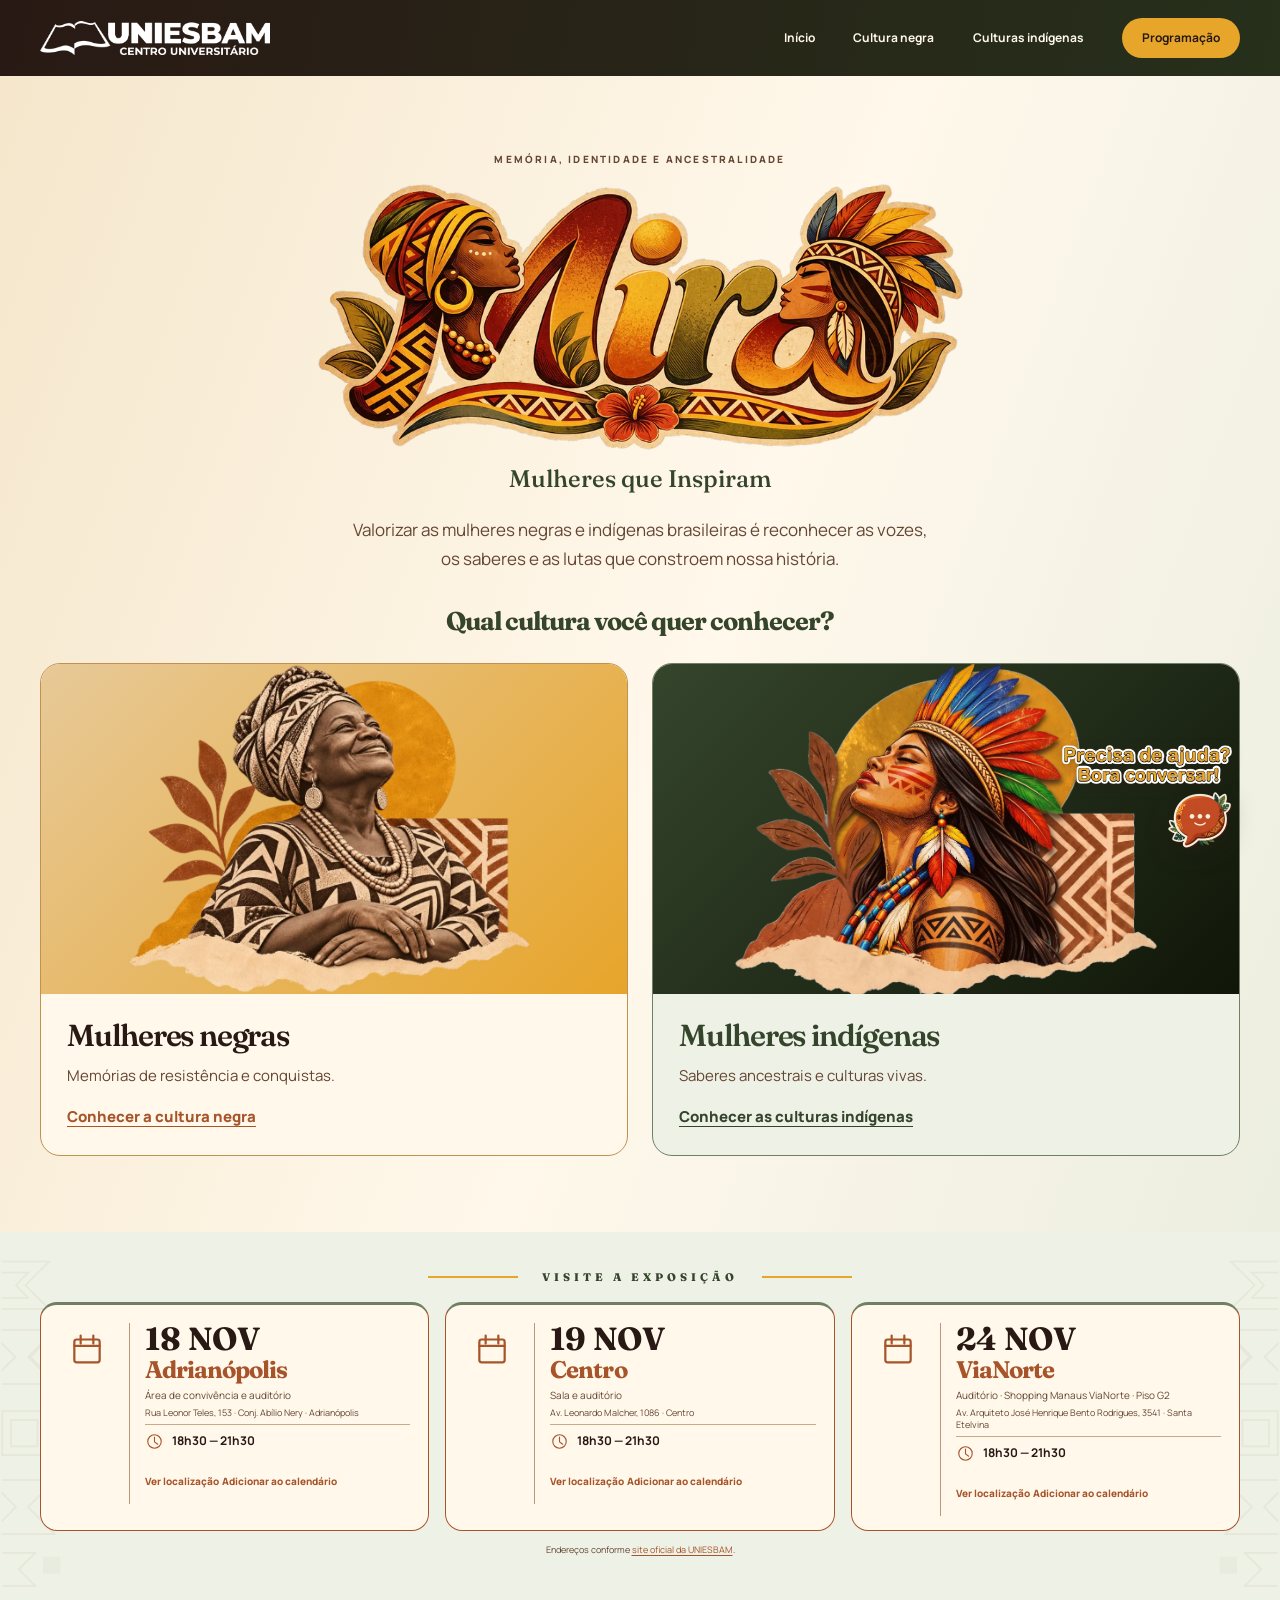
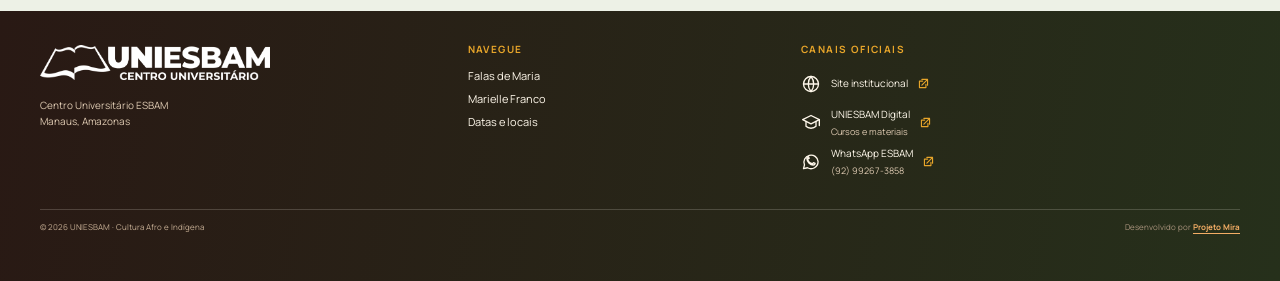
<file: index.html>
<!doctype html>
<html lang="pt-BR">

<head>
  <meta charset="utf-8">
  <meta name="viewport" content="width=device-width, initial-scale=1">
  <meta name="theme-color" content="#f5e6cb">
  <meta name="description"
    content="Projeto Mira: vozes de mulheres negras e indígenas brasileiras. Conheça as culturas e a programação da UNIESBAM.">
  <title>Projeto Mira | Mulheres negras e indígenas brasileiras</title>
  <link rel="icon" href="assets/favicon.svg?v=3" type="image/svg+xml">
  <link rel="icon" href="assets/favicon.png?v=3" type="image/png" sizes="64x64">
  <link rel="apple-touch-icon" href="assets/apple-touch-icon.png?v=3">
  <link rel="preconnect" href="https://fonts.googleapis.com">
  <link rel="preconnect" href="https://fonts.gstatic.com" crossorigin>
  <link
    href="https://fonts.googleapis.com/css2?family=Fraunces:opsz,wght@9..144,500;9..144,600;9..144,700&family=Manrope:wght@400;500;600;700;800&display=swap"
    rel="stylesheet">
  <link rel="stylesheet" href="assets/tokens.css">
  <link rel="stylesheet" href="css/estilos.css">
  <script src="js/script.js" defer></script>
  <link rel="stylesheet" href="css/inicio.css">
</head>

<body class="pagina-portal">
<a class="pular-conteudo" href="#conteudo">Pular para o conteúdo</a>
  <header class="cabecalho" id="inicio">
    <div class="container cabecalho__interno">
      <a class="marca" href="index.html" aria-label="UNIESBAM — início">
        <img class="marca__imagem" src="assets/logo-uniesbam-oficial-branca.png"
          alt="UNIESBAM — Centro Universitário ESBAM" width="703" height="106">
      </a>
      <button class="menu-alternar" type="button" aria-expanded="false" aria-controls="navegacao-principal"
        aria-label="Abrir menu">
        <span></span><span></span><span></span>
      </button>
      <nav class="navegacao" id="navegacao-principal" aria-label="Navegação principal"><a href="index.html">Início</a><a href="negras.html">Cultura negra</a><a href="indigenas.html">Culturas indígenas</a><a class="navegacao__cta" href="index.html#datas">Programação</a></nav>
    </div>
  </header><main id="conteudo">
<section class="portal container" aria-labelledby="titulo-principal">
  <p class="sobretitulo">Memória, identidade e ancestralidade</p>
  <h1 class="portal__marca" id="titulo-principal"><img class="portal__logo" src="assets/optimized/miralogo-1400.webp" srcset="assets/optimized/miralogo-900.webp 900w, assets/optimized/miralogo-1400.webp 1400w, assets/optimized/miralogo.webp 2716w" sizes="(max-width: 680px) min(80.5vw, 387px), (max-width: 1024px) min(80.5vw, 548px), 645px" alt="Mira" width="2716" height="1124" fetchpriority="high"></h1>
  <p class="portal__subtitulo">Mulheres que Inspiram</p>
  <p class="portal__mensagem">Valorizar as mulheres negras e indígenas brasileiras é reconhecer as vozes, os saberes e as lutas que constroem nossa história.</p>
  <h2 id="titulo-escolha">Qual cultura você quer conhecer?</h2>
  <div class="culturas" aria-labelledby="titulo-escolha">
    <a class="cultura cultura--negra" href="negras.html">
      <div class="cultura__arte"><img src="assets/optimized/maria-colagem.webp" alt="Colagem artística de Maria, representando o protagonismo das mulheres negras." width="1448" height="1086"></div>
      <div class="cultura__texto"><h3>Mulheres negras</h3><p>Memórias de resistência e conquistas.</p><span>Conhecer a cultura negra </span></div>
    </a>
    <a class="cultura cultura--indigena" href="indigenas.html">
      <div class="cultura__arte"><img src="assets/optimized/mulher-indigena-colagem.webp" alt="Colagem artística de uma mulher indígena com cocar de penas coloridas, pintura facial e colares, diante de um sol dourado, folhas e grafismos." width="1978" height="1535"></div>
      <div class="cultura__texto"><h3>Mulheres indígenas</h3><p>Saberes ancestrais e culturas vivas.</p><span>Conhecer as culturas indígenas </span></div>
    </a>
  </div>
</section>
    <section class="secao datas" id="datas" aria-labelledby="titulo-datas">
      <div class="container">
        <h2 class="datas__titulo" id="titulo-datas">Visite a exposição</h2>
        <div class="datas__grade">
          <article class="cartao-data">
            <img class="cartao-data__icone" src="assets/icone-calendario.svg" alt="" aria-hidden="true">
            <div class="cartao-data__conteudo">
              <time class="cartao-data__dia" datetime="2026-11-18">18 NOV</time>
              <h3>Adrianópolis</h3>
              <p class="cartao-data__local">Área de convivência e auditório</p>
              <p class="cartao-data__endereco">Rua Leonor Teles, 153 · Conj. Abílio Nery · Adrianópolis</p>
              <p class="cartao-data__horario"><img src="assets/icone-relogio.svg" alt="" aria-hidden="true">18h30 — 21h30</p>
              <a class="cartao-data__mapa" href="https://www.google.com/maps/search/?api=1&amp;query=Rua+Leonor+Teles%2C+153%2C+Conjunto+Ab%C3%ADlio+Nery%2C+Adrian%C3%B3polis%2C+Manaus+-+AM" target="_blank" rel="noopener noreferrer">Ver localização</a>
            </div>
          </article>
          <article class="cartao-data">
            <img class="cartao-data__icone" src="assets/icone-calendario.svg" alt="" aria-hidden="true">
            <div class="cartao-data__conteudo">
              <time class="cartao-data__dia" datetime="2026-11-19">19 NOV</time>
              <h3>Centro</h3>
              <p class="cartao-data__local">Sala e auditório</p>
              <p class="cartao-data__endereco">Av. Leonardo Malcher, 1086 · Centro</p>
              <p class="cartao-data__horario"><img src="assets/icone-relogio.svg" alt="" aria-hidden="true">18h30 — 21h30</p>
              <a class="cartao-data__mapa" href="https://www.google.com/maps/search/?api=1&amp;query=Avenida+Leonardo+Malcher%2C+1086%2C+Centro%2C+Manaus+-+AM" target="_blank" rel="noopener noreferrer">Ver localização</a>
            </div>
          </article>
          <article class="cartao-data">
            <img class="cartao-data__icone" src="assets/icone-calendario.svg" alt="" aria-hidden="true">
            <div class="cartao-data__conteudo">
              <time class="cartao-data__dia" datetime="2026-11-24">24 NOV</time>
              <h3>ViaNorte</h3>
              <p class="cartao-data__local">Auditório · Shopping Manaus ViaNorte · Piso G2</p>
              <p class="cartao-data__endereco">Av. Arquiteto José Henrique Bento Rodrigues, 3541 · Santa Etelvina</p>
              <p class="cartao-data__horario"><img src="assets/icone-relogio.svg" alt="" aria-hidden="true">18h30 — 21h30</p>
              <a class="cartao-data__mapa" href="https://www.google.com/maps/search/?api=1&amp;query=Avenida+Arquiteto+Jos%C3%A9+Henrique+Bento+Rodrigues%2C+3541%2C+Shopping+Manaus+ViaNorte%2C+Manaus+-+AM" target="_blank" rel="noopener noreferrer">Ver localização</a>
            </div>
          </article>
        </div>
        <p class="datas__nota">Endereços conforme <a href="https://esbam.edu.br/direito/" target="_blank" rel="noopener noreferrer">site oficial da UNIESBAM</a>.</p>
      </div>
    </section>
</main>
  <footer class="rodape" id="contato">
    <div class="container rodape__grade">
      <div class="rodape__institucional">
        <a class="marca marca--rodape" href="index.html" aria-label="UNIESBAM — início"><img class="marca__imagem"
            src="assets/logo-uniesbam-oficial-branca.png" alt="UNIESBAM — Centro Universitário ESBAM" width="703"
            height="106"></a>
        <p>Centro Universitário ESBAM<br>Manaus, Amazonas</p>
      </div>
      <nav class="rodape__navegacao" aria-label="Navegação do rodapé">
        <h2>Navegue</h2>
        <a href="negras.html#falas-de-maria">Falas de Maria</a><a href="negras.html#marielle">Marielle
          Franco</a><a href="index.html#datas">Datas e locais</a>
      </nav>
      <div class="rodape__canais">
        <h2>Canais oficiais</h2>
        <a href="https://esbam.edu.br/" target="_blank" rel="noopener noreferrer"
          aria-label="Site institucional ESBAM, abre em nova aba">
          <svg viewBox="0 0 24 24" aria-hidden="true">
            <circle cx="12" cy="12" r="9" />
            <path d="M3 12h18M12 3a14 14 0 0 1 0 18M12 3a14 14 0 0 0 0 18" />
          </svg><span>Site institucional</span><svg class="icone-externo" viewBox="0 0 16 16" aria-hidden="true"><path d="M6 3h7v7M13 3 6 10"/><path d="M11 9v4H3V5h4"/></svg>
        </a>
        <a href="https://uniesbamdigital.esbam.edu.br/" target="_blank" rel="noopener noreferrer"
          aria-label="UNIESBAM Digital, portal de cursos e materiais, abre em nova aba">
          <svg viewBox="0 0 24 24" aria-hidden="true">
            <path d="m2 8 10-5 10 5-10 5L2 8Z" />
            <path d="M6 10v6c3 3 9 3 12 0v-6M22 8v7" />
          </svg><span>UNIESBAM Digital<small>Cursos e materiais</small></span><svg class="icone-externo" viewBox="0 0 16 16" aria-hidden="true"><path d="M6 3h7v7M13 3 6 10"/><path d="M11 9v4H3V5h4"/></svg>
        </a>
        <a href="https://wa.me/5592992673858" target="_blank" rel="noopener noreferrer"
          aria-label="WhatsApp ESBAM, (92) 99267-3858, abre em nova aba">
          <svg viewBox="0 0 24 24" aria-hidden="true">
            <path d="M20.5 11.5a8.5 8.5 0 0 1-12.7 7.4L3 20l1.2-4.5a8.5 8.5 0 1 1 16.3-4Z" />
            <path
              d="M8 8.2c.5 3 2.8 5.3 5.8 5.8l1.2-1.2 2 .8c-.2 1.2-1.1 2-2.3 2-3.8-.2-7.5-3.9-7.7-7.7 0-1.2.8-2.1 2-2.3l.8 2L8 8.2Z" />
          </svg><span>WhatsApp ESBAM<small>(92) 99267-3858</small></span><svg class="icone-externo" viewBox="0 0 16 16" aria-hidden="true"><path d="M6 3h7v7M13 3 6 10"/><path d="M11 9v4H3V5h4"/></svg>
        </a>
      </div>
    </div>
    <div class="container rodape__base"><span>© 2026 UNIESBAM · Cultura Afro e Indígena</span><span class="rodape__credito">Desenvolvido por <a href="https://github.com/HenriquePvAr/LaddingPage" target="_blank" rel="noopener noreferrer">Projeto Mira</a></span></div>
  </footer>  <a class="atalho-chat" href="https://wa.me/5592992270565" target="_blank" rel="noopener noreferrer"
    aria-label="Conversar pelo WhatsApp, (92) 99227-0565, abre em nova aba">
    <img class="atalho-chat__icone" src="assets/optimized/chatbot.webp" alt="" width="256" height="228">
    <img class="atalho-chat__rotulo" src="assets/optimized/chatbot-rotulo.webp" alt="" width="560" height="129">
  </a>
  <div class="painel-chat" id="painel-chat" role="dialog" aria-labelledby="titulo-chat" aria-modal="true" hidden>
    <div class="painel-chat__cabeca">
      <img src="assets/optimized/chatbot.webp" alt="" width="38" height="34">
      <div>
        <p class="painel-chat__nome" id="titulo-chat">Chat do encontro</p>
        <p class="painel-chat__estado">UNIESBAM · Cultura Afro e Indígena</p>
      </div>
      <button class="painel-chat__fechar" type="button">Fechar</button>
    </div>
    <div class="painel-chat__mensagens" aria-live="polite"></div>
    <div class="painel-chat__sugestoes">
      <button type="button">Datas do encontro</button>
      <button type="button">O que é o evento</button>
      <button type="button">Museu indígena</button>
      <button type="button">WhatsApp da ESBAM</button>
    </div>
    <form class="painel-chat__formulario">
      <label class="painel-chat__rotulo" for="mensagem-chat">Sua mensagem</label>
      <input id="mensagem-chat" name="mensagem" type="text" autocomplete="off"
        placeholder="Digite sua pergunta">
      <button type="submit">Enviar</button>
    </form>
  </div>
</body>
</html>
</file>
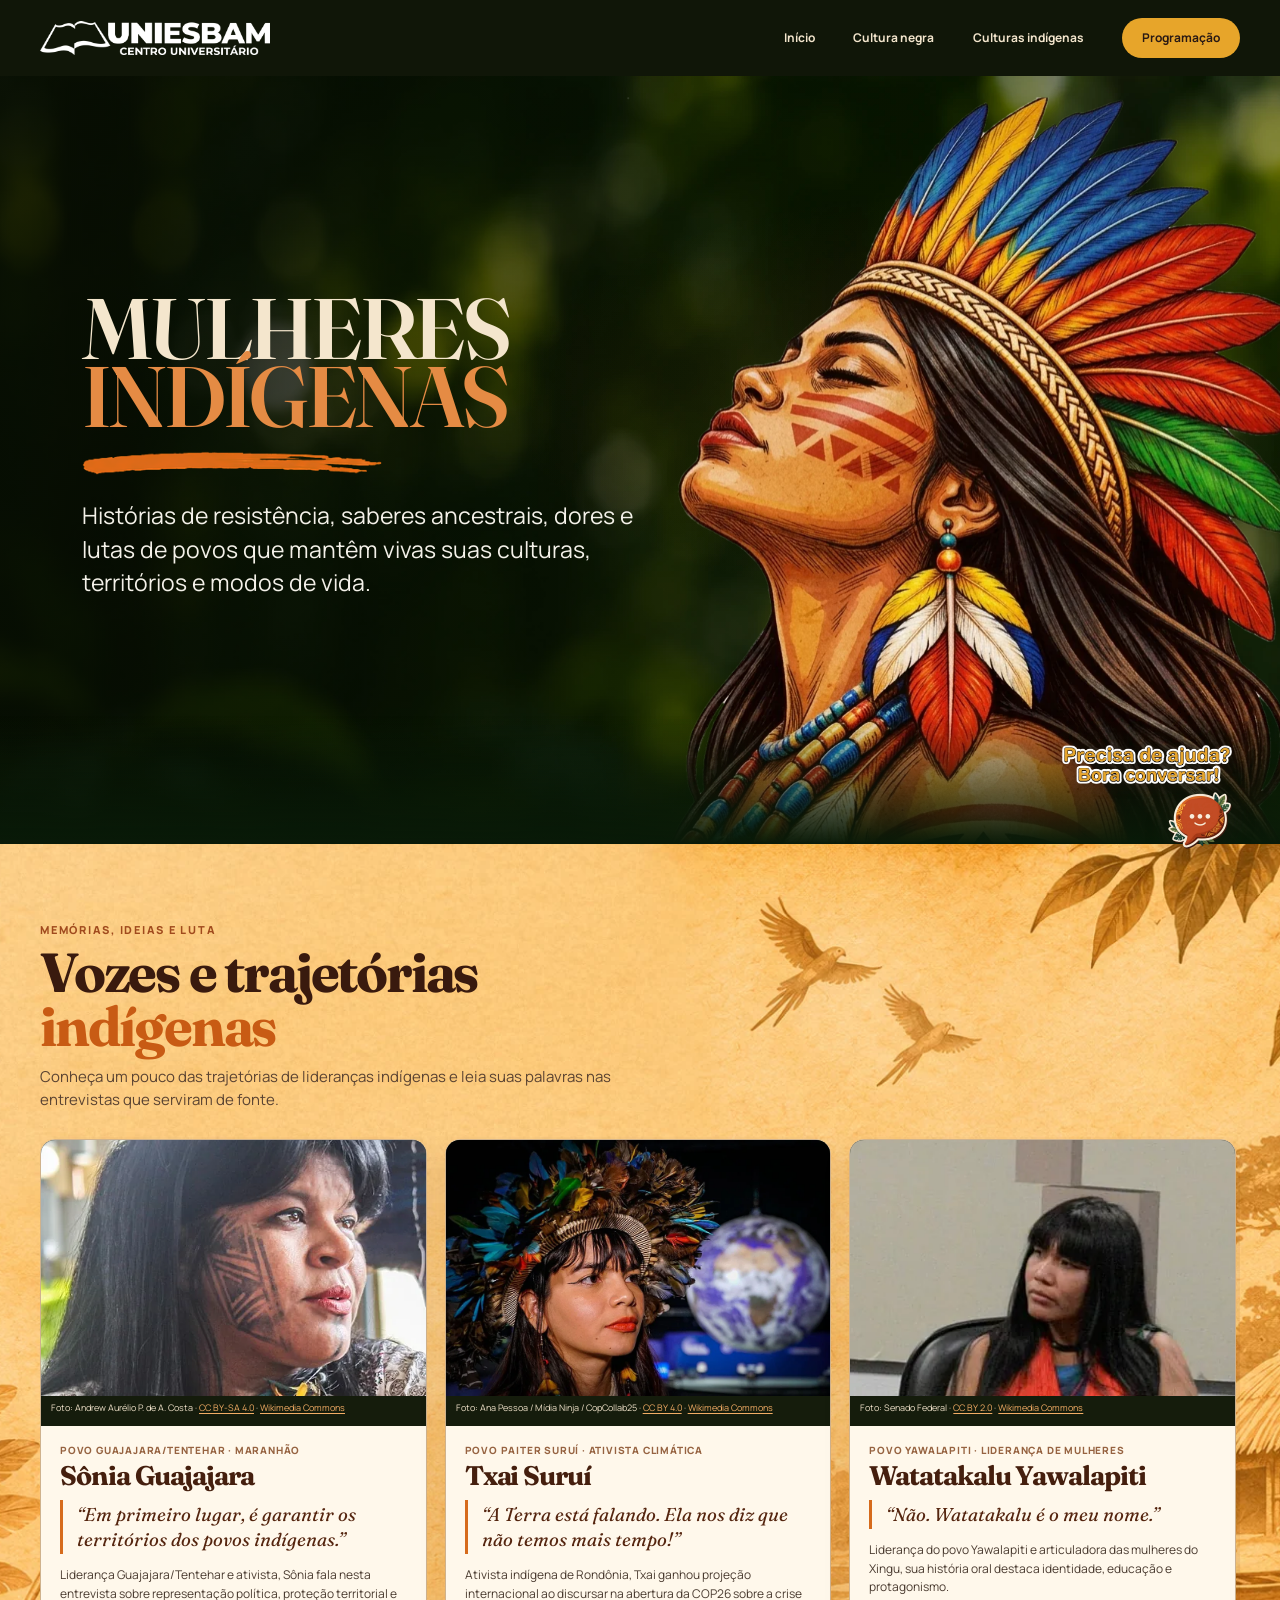
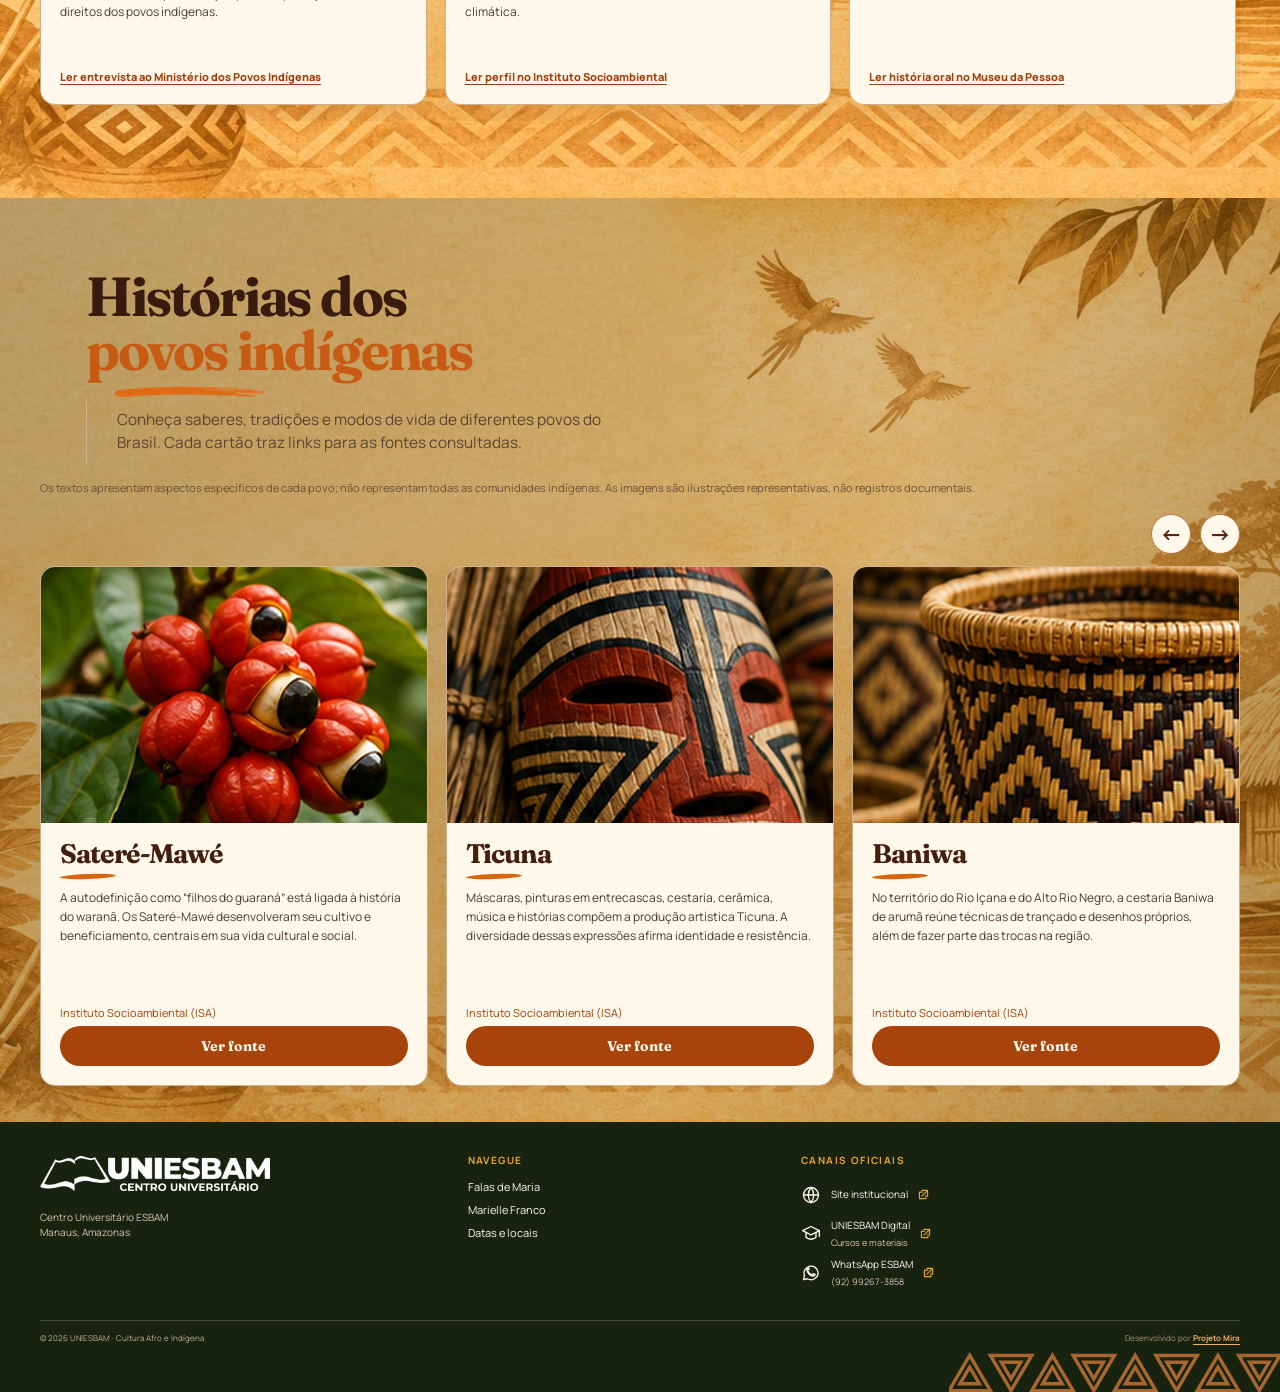
<file: indigenas.html>
<!doctype html>
<html lang="pt-BR">
<head>
  <meta charset="utf-8">
  <link rel="icon" href="assets/favicon.svg?v=3" type="image/svg+xml">
  <link rel="icon" href="assets/favicon.png?v=3" type="image/png" sizes="64x64">
  <link rel="apple-touch-icon" href="assets/apple-touch-icon.png?v=3">
  <meta name="viewport" content="width=device-width, initial-scale=1">
  <meta name="theme-color" content="#101608">
  <meta name="description" content="Hist&oacute;rias de resist&ecirc;ncia, saberes ancestrais, lutas e culturas dos povos ind&iacute;genas.">
  <title>Povos Ind&iacute;genas | UNIESBAM</title>
  <link rel="preconnect" href="https://fonts.googleapis.com">
  <link rel="preconnect" href="https://fonts.gstatic.com" crossorigin>
  <link href="https://fonts.googleapis.com/css2?family=Fraunces:opsz,wght@9..144,500;9..144,600;9..144,700&family=Manrope:wght@400;500;600;700;800&display=swap" rel="stylesheet">
  <link rel="stylesheet" href="assets/tokens.css">
  <link rel="stylesheet" href="css/estilos.css">
  <link rel="stylesheet" href="css/indigenas.css">
  <script src="js/script.js" defer></script>
</head>
<body class="pagina-indigenas">
  <a class="pular-conteudo" href="#conteudo">Pular para o conte&uacute;do</a>
  <header class="cabecalho" id="inicio">
    <div class="container cabecalho__interno">
      <a class="marca" href="index.html#inicio" aria-label="UNIESBAM — in&iacute;cio">
        <img class="marca__imagem" src="assets/logo-uniesbam-oficial-branca.png" alt="UNIESBAM — Centro Universit&aacute;rio ESBAM" width="703" height="106">
      </a>
      <button class="menu-alternar" type="button" aria-expanded="false" aria-controls="navegacao-principal" aria-label="Abrir menu">
        <span></span><span></span><span></span>
      </button>
      <nav class="navegacao" id="navegacao-principal" aria-label="Navega&ccedil;&atilde;o principal"><a href="index.html">Início</a><a href="negras.html">Cultura negra</a><a href="indigenas.html">Culturas indígenas</a><a class="navegacao__cta" href="index.html#datas">Programação</a></nav>
    </div>
  </header>
  <main id="conteudo">
    <section class="ind-hero" aria-labelledby="titulo-indigenas">
      <div class="ind-hero__copy">
        <h1 id="titulo-indigenas">Mulheres<br><span>Ind&iacute;genas</span></h1>
        <img class="ind-hero__pincelada" src="assets/indigenas/05_pincelada_laranja.png" alt="" aria-hidden="true">
        <p>Hist&oacute;rias de resist&ecirc;ncia, saberes ancestrais, dores e lutas de povos que mant&ecirc;m vivas suas culturas, territ&oacute;rios e modos de vida.</p>
      </div>
      <img class="ind-hero__personagem" src="assets/optimized/02_personagem_indigena_espelhada_transparente.webp" alt="Ilustra&ccedil;&atilde;o art&iacute;stica de uma mulher ind&iacute;gena com cocar de penas coloridas, adornos e pintura facial." width="896" height="1200">
    </section>
    <section class="vozes" id="vozes" aria-labelledby="titulo-vozes">
      <div class="container">
        <header class="vozes__cabecalho">
          <p class="vozes__sobretitulo">Mem&oacute;rias, ideias e luta</p>
          <h2 id="titulo-vozes">Vozes e trajet&oacute;rias<br><span>ind&iacute;genas</span></h2>
          <p>Conhe&ccedil;a um pouco das trajet&oacute;rias de lideran&ccedil;as ind&iacute;genas e leia suas palavras nas entrevistas que serviram de fonte.</p>
        </header>
        <div class="vozes__janela">
        <div class="vozes__grade" data-vozes-carrossel role="region" aria-roledescription="carrossel" aria-label="Trajet&oacute;rias e falas de pessoas ind&iacute;genas" aria-live="off">

          <article class="voz-card">
            <figure class="voz-card__retrato">
              <img src="assets/optimized/sonia-guajajara.webp" alt="S&ocirc;nia Guajajara em retrato durante encontro do PSOL em 2017." width="330" height="220" loading="lazy">
              <figcaption>Foto: Andrew Aur&eacute;lio P. de A. Costa &middot; <a href="https://creativecommons.org/licenses/by-sa/4.0/" target="_blank" rel="noopener noreferrer">CC BY-SA 4.0</a> &middot; <a href="https://commons.wikimedia.org/wiki/File:S%C3%B4nia_Guajajara_(cropped).jpg" target="_blank" rel="noopener noreferrer">Wikimedia Commons</a></figcaption>
            </figure>
            <div class="voz-card__corpo">
              <p class="voz-card__povo">Povo Guajajara/Tentehar &middot; Maranh&atilde;o</p>
              <h3>S&ocirc;nia Guajajara</h3>
              <blockquote>&ldquo;Em primeiro lugar, &eacute; garantir os territ&oacute;rios dos povos ind&iacute;genas.&rdquo;</blockquote>
              <p class="voz-card__bio">Lideran&ccedil;a Guajajara/Tentehar e ativista, S&ocirc;nia fala nesta entrevista sobre representa&ccedil;&atilde;o pol&iacute;tica, prote&ccedil;&atilde;o territorial e direitos dos povos ind&iacute;genas.</p>
              <a class="voz-card__fonte" href="https://www.gov.br/povosindigenas/pt-br/assuntos/entrevistas/2023/10/ministra-dos-povos-indigenas-do-brasil-fala-sobre-o-direito-a-terra-a-emergencia-climatica-e-o-empoderamento-das-mulheres" target="_blank" rel="noopener noreferrer">Ler entrevista ao Minist&eacute;rio dos Povos Ind&iacute;genas</a>
            </div>
          </article>


          <article class="voz-card">
            <figure class="voz-card__retrato">
              <img src="assets/optimized/txai-surui.webp" alt="Txai Suru&iacute; em retrato durante mobiliza&ccedil;&atilde;o clim&aacute;tica." width="680" height="453" loading="lazy">
              <figcaption>Foto: Ana Pessoa / M&iacute;dia Ninja / CopCollab25 &middot; <a href="https://creativecommons.org/licenses/by/4.0/" target="_blank" rel="noopener noreferrer">CC BY 4.0</a> &middot; <a href="https://commons.wikimedia.org/wiki/File:Txai-Surui-Foto-Ana-Pessoa_Midia-Ninja_CopCollab26.jpg" target="_blank" rel="noopener noreferrer">Wikimedia Commons</a></figcaption>
            </figure>
            <div class="voz-card__corpo">
              <p class="voz-card__povo">Povo Paiter Suru&iacute; &middot; ativista clim&aacute;tica</p>
              <h3>Txai Suru&iacute;</h3>
              <blockquote>&ldquo;A Terra est&aacute; falando. Ela nos diz que n&atilde;o temos mais tempo!&rdquo;</blockquote>
              <p class="voz-card__bio">Ativista ind&iacute;gena de Rond&ocirc;nia, Txai ganhou proje&ccedil;&atilde;o internacional ao discursar na abertura da COP26 sobre a crise clim&aacute;tica.</p>
              <a class="voz-card__fonte" href="https://site-antigo.socioambiental.org/pt-br/noticias-socioambientais/txai-surui-juventude-indigena-contra-a-emergencia-climatica" target="_blank" rel="noopener noreferrer">Ler perfil no Instituto Socioambiental</a>
            </div>
          </article>
          <article class="voz-card">
            <figure class="voz-card__retrato">
              <img src="assets/optimized/watatakalu-yawalapiti.webp" alt="Watatakalu Yawalapiti em audi&ecirc;ncia no Senado Federal." width="680" height="453" loading="lazy">
              <figcaption>Foto: Senado Federal &middot; <a href="https://creativecommons.org/licenses/by/2.0/" target="_blank" rel="noopener noreferrer">CC BY 2.0</a> &middot; <a href="https://commons.wikimedia.org/wiki/File:Watatakalu_Yawalapiti,_CDH_-_Comiss%C3%A3o_de_Direitos_Humanos_e_Legisla%C3%A7%C3%A3o_Participativa_(49643681718)_(cropped).jpg" target="_blank" rel="noopener noreferrer">Wikimedia Commons</a></figcaption>
            </figure>
            <div class="voz-card__corpo">
              <p class="voz-card__povo">Povo Yawalapiti &middot; lideran&ccedil;a de mulheres</p>
              <h3>Watatakalu Yawalapiti</h3>
              <blockquote>&ldquo;N&atilde;o. Watatakalu &eacute; o meu nome.&rdquo;</blockquote>
              <p class="voz-card__bio">Lideran&ccedil;a do povo Yawalapiti e articuladora das mulheres do Xingu, sua hist&oacute;ria oral destaca identidade, educa&ccedil;&atilde;o e protagonismo.</p>
              <a class="voz-card__fonte" href="https://museudapessoa.org/historia-de-vida/um-feminismo-ind-gena/" target="_blank" rel="noopener noreferrer">Ler hist&oacute;ria oral no Museu da Pessoa</a>
            </div>
          </article>


          <article class="voz-card">
            <figure class="voz-card__retrato">
              <img src="assets/optimized/celia-xakriaba.webp" alt="C&eacute;lia Xakriab&aacute; durante audi&ecirc;ncia no Senado." width="680" height="453" loading="lazy">
              <figcaption>Foto: Ag&ecirc;ncia Senado &middot; <a href="https://creativecommons.org/licenses/by/2.0/" target="_blank" rel="noopener noreferrer">CC BY 2.0</a> &middot; <a href="https://commons.wikimedia.org/wiki/File:2023-09-26_CPMI_do_8_de_Janeiro_02_(C%C3%A9lia_Xakriab%C3%A1).jpg" target="_blank" rel="noopener noreferrer">Wikimedia Commons</a></figcaption>
            </figure>
            <div class="voz-card__corpo">
              <p class="voz-card__povo">Povo Xakriab&aacute; &middot; educadora e deputada</p>
              <h3>C&eacute;lia Xakriab&aacute;</h3>
              <blockquote>&ldquo;O territ&oacute;rio &eacute; nosso corpo, nosso esp&iacute;rito.&rdquo;</blockquote>
              <p class="voz-card__bio">Professora e deputada federal, C&eacute;lia leva ao debate p&uacute;blico a defesa dos territ&oacute;rios, da educa&ccedil;&atilde;o ind&iacute;gena e do Cerrado.</p>
              <a class="voz-card__fonte" href="https://cnte.org.br/noticias/entrevista-celia-xakriaba-bolsonaro-elegeu-a-nos-povos-indigenas-como-inimigos-numero-1-de-seu-projeto-822d" target="_blank" rel="noopener noreferrer">Ler entrevista &agrave; Revista M&aacute;tria</a>
            </div>
          </article>
          <article class="voz-card">
            <figure class="voz-card__retrato">
              <img src="assets/optimized/juma-xipaia.webp" alt="Juma Xipaia em evento do Minist&eacute;rio da Ci&ecirc;ncia, Tecnologia e Inova&ccedil;&atilde;o." width="680" height="453" loading="lazy">
              <figcaption>Foto: Minist&eacute;rio da Ci&ecirc;ncia, Tecnologia e Inova&ccedil;&atilde;o &middot; <a href="https://creativecommons.org/licenses/by/2.0/" target="_blank" rel="noopener noreferrer">CC BY 2.0</a> &middot; <a href="https://commons.wikimedia.org/wiki/File:01_03_2023_-_Caf%C3%A9_da_Manh%C3%A3_do_M%C3%AAs_Internacional_das_Mulheres_(52718970592).jpg" target="_blank" rel="noopener noreferrer">Wikimedia Commons</a></figcaption>
            </figure>
            <div class="voz-card__corpo">
              <p class="voz-card__povo">Povo Xipaya &middot; cacica e ativista</p>
              <h3>Juma Xipaia</h3>
              <blockquote>&ldquo;Eu quero que os meus filhos vivam e usufruam do nosso territ&oacute;rio.&rdquo;</blockquote>
              <p class="voz-card__bio">Cacica do Xingu e defensora de seu territ&oacute;rio, Juma tamb&eacute;m atuou na Secretaria Nacional de Articula&ccedil;&atilde;o e Promo&ccedil;&atilde;o de Direitos Ind&iacute;genas.</p>
              <a class="voz-card__fonte" href="https://www2.enap.gov.br/acontece/noticias/cacica-juma-xipaia-exalta-interconex%C3%A3o-entre-clima-mulheres-e-territ%C3%B3rio-no-novo-epis%C3%B3dio-do-podecast/" target="_blank" rel="noopener noreferrer">Ouvir e ler entrevista &agrave; Enap</a>
            </div>
          </article>
          <article class="voz-card">
            <figure class="voz-card__retrato">
              <img src="assets/optimized/alessandra-korap.webp" alt="Alessandra Korap Munduruku em audi&ecirc;ncia no Senado Federal." width="680" height="453" loading="lazy">
              <figcaption>Foto: Senado Federal &middot; <a href="https://creativecommons.org/licenses/by/2.0/" target="_blank" rel="noopener noreferrer">CC BY 2.0</a> &middot; <a href="https://commons.wikimedia.org/wiki/File:CDH_-_Comiss%C3%A3o_de_Direitos_Humanos_e_Legisla%C3%A7%C3%A3o_Participativa_(49644134922)_(cropped).jpg" target="_blank" rel="noopener noreferrer">Wikimedia Commons</a></figcaption>
            </figure>
            <div class="voz-card__corpo">
              <p class="voz-card__povo">Povo Munduruku &middot; defensora territorial</p>
              <h3>Alessandra Korap</h3>
              <blockquote>&ldquo;Quando &eacute; para defender nosso territ&oacute;rio, a gente vira gigante, vira on&ccedil;a.&rdquo;</blockquote>
              <p class="voz-card__bio">Lideran&ccedil;a Munduruku do m&eacute;dio Tapaj&oacute;s, reconhecida por organizar a defesa territorial contra garimpo ilegal e grandes empreendimentos.</p>
              <a class="voz-card__fonte" href="https://www.uol.com.br/ecoa/ultimas-noticias/2025/09/14/alessandra-korap-munduruku.htm" target="_blank" rel="noopener noreferrer">Ler entrevista ao UOL Ecoa</a>
            </div>
          </article>
          <article class="voz-card">
            <figure class="voz-card__retrato">
              <img src="assets/optimized/geni-nunez.webp" alt="Geni N&uacute;&ntilde;ez em encontro na Universidade Nova de Lisboa." width="680" height="453" loading="lazy">
              <figcaption>Foto: Contaminadas &middot; <a href="https://creativecommons.org/licenses/by-sa/4.0/" target="_blank" rel="noopener noreferrer">CC BY-SA 4.0</a> &middot; <a href="https://commons.wikimedia.org/wiki/File:Geni_N%C3%BA%C3%B1ez_na_Universidade_Nova_de_Lisboa_(NOVA_FCSH_-_UNL)_01.jpg" target="_blank" rel="noopener noreferrer">Wikimedia Commons</a></figcaption>
            </figure>
            <div class="voz-card__corpo">
              <p class="voz-card__povo">Povo Guarani &middot; psic&oacute;loga e pesquisadora</p>
              <h3>Geni N&uacute;&ntilde;ez</h3>
              <blockquote>&ldquo;O mundo &eacute; mais interessante do que o binarismo nos sugere.&rdquo;</blockquote>
              <p class="voz-card__bio">Psic&oacute;loga, escritora e pesquisadora Guarani, Geni aborda diversidade, rela&ccedil;&otilde;es e os efeitos da coloniza&ccedil;&atilde;o.</p>
              <a class="voz-card__fonte" href="https://www.matinaljornalismo.com.br/matinal/colunistas-matinal/tudo-e-genero/geni-nunez-onde-ha-universalismo-ha-violencia/" target="_blank" rel="noopener noreferrer">Ler entrevista &agrave; Matinal</a>
            </div>
          </article>
          <article class="voz-card">
            <figure class="voz-card__retrato">
              <img src="assets/optimized/joenia-wapichana.webp" alt="Jo&ecirc;nia Wapichana em retrato institucional." width="680" height="453" loading="lazy">
              <figcaption>Foto: Tribunal de Justi&ccedil;a do Par&aacute; &middot; <a href="https://creativecommons.org/publicdomain/zero/1.0/" target="_blank" rel="noopener noreferrer">CC0</a> &middot; <a href="https://commons.wikimedia.org/wiki/File:2023-08-04_Joenia_Wapichana_(cropped).jpg" target="_blank" rel="noopener noreferrer">Wikimedia Commons</a></figcaption>
            </figure>
            <div class="voz-card__corpo">
              <p class="voz-card__povo">Povo Wapichana &middot; advogada e lideran&ccedil;a</p>
              <h3>Jo&ecirc;nia Wapichana</h3>
              <blockquote>&ldquo;A necessidade de ter uma representa&ccedil;&atilde;o parlamentar ind&iacute;gena no Congresso Nacional e defender os direitos ind&iacute;genas.&rdquo;</blockquote>
              <p class="voz-card__bio">Advogada, foi a primeira mulher ind&iacute;gena eleita deputada federal no Brasil e a primeira pessoa ind&iacute;gena a presidir a Funai.</p>
              <a class="voz-card__fonte" href="https://www.gov.br/funai/pt-br/assuntos/noticias/2018/funai-entrevista-joenia-wapixana-a-primeira-mulher-indigena-a-ser-eleita-deputada-federal-no-brasil" target="_blank" rel="noopener noreferrer">Ler entrevista &agrave; Funai</a>
            </div>
          </article>
        </div>
        </div>
      </div>
    </section>
    <section class="historias" id="historias" aria-labelledby="titulo-historias">
      <img class="historias__ornamento historias__ornamento--arara" src="assets/optimized/01_arara_amarela_azul_sem_borda_v2.webp" alt="" aria-hidden="true">
      <img class="historias__ornamento historias__ornamento--folhas-topo" src="assets/optimized/02_folhas_superiores_sem_borda_v2.webp" alt="" aria-hidden="true">
      <img class="historias__ornamento historias__ornamento--folhas-esquerda" src="assets/optimized/05_folhagem_inferior_esquerda_sem_borda_v2.webp" alt="" aria-hidden="true">
      <img class="historias__ornamento historias__ornamento--folhas-direita" src="assets/optimized/06_folhagem_inferior_direita_sem_borda_v2.webp" alt="" aria-hidden="true">
      <img class="historias__ornamento historias__ornamento--ondas" src="assets/optimized/08_linhas_ondas_ornamentais_sem_borda_v2.webp" alt="" aria-hidden="true">
      <div class="container">
        <header class="historias__cabecalho">
          <div class="historias__abertura">
            <h2 id="titulo-historias">Hist&oacute;rias dos<br><span>povos ind&iacute;genas</span></h2>
            <p>Conhe&ccedil;a saberes, tradi&ccedil;&otilde;es e modos de vida de diferentes povos do Brasil. Cada cart&atilde;o traz links para as fontes consultadas.</p>
          </div>
        </header>
        <p class="historias__nota">Os textos apresentam aspectos espec&iacute;ficos de cada povo; n&atilde;o representam todas as comunidades ind&iacute;genas. As imagens s&atilde;o ilustra&ccedil;&otilde;es representativas, n&atilde;o registros documentais.</p>
        <nav class="historias__controles" aria-label="Navegacao dos cartoes de povos">
          <button class="historias__botao" type="button" data-historias-anterior aria-controls="historias-janela" aria-label="Cartoes anteriores">&#8592;</button>
          <button class="historias__botao" type="button" data-historias-proximo aria-controls="historias-janela" aria-label="Proximos cartoes">&#8594;</button>
        </nav>

        <div class="historias__janela" id="historias-janela" data-historias-janela role="region" aria-roledescription="carrossel" aria-label="Povos indígenas do Brasil" aria-live="off">
        <div class="historias__grade" data-historias-carrossel>
          <article class="historia-card">
            <img class="historia-card__imagem" src="assets/indigenas/historias/01_satere_mawe_guarana.webp" alt="Ilustra&ccedil;&atilde;o de frutos de guaran&aacute; entre folhas verdes." width="1200" height="750" loading="lazy">
            <div class="historia-card__corpo">
              <h3>Sater&eacute;-Maw&eacute;</h3>
              <p>A autodefini&ccedil;&atilde;o como &ldquo;filhos do guaran&aacute;&rdquo; est&aacute; ligada &agrave; hist&oacute;ria do waran&atilde;. Os Sater&eacute;-Maw&eacute; desenvolveram seu cultivo e beneficiamento, centrais em sua vida cultural e social.</p>
              <a class="historia-card__fonte" href="https://pib.socioambiental.org/pt/Povo%3ASater%C3%A9_Maw%C3%A9" target="_blank" rel="noopener noreferrer"><span>Instituto Socioambiental (ISA)</span><strong>Ver fonte</strong></a>
            </div>
          </article>
          <article class="historia-card">
            <img class="historia-card__imagem" src="assets/indigenas/historias/02_ticuna_arte_mascaras.webp" alt="Ilustra&ccedil;&atilde;o de m&aacute;scara e grafismos inspirados em arte Ticuna." width="1200" height="750" loading="lazy">
            <div class="historia-card__corpo">
              <h3>Ticuna</h3>
              <p>M&aacute;scaras, pinturas em entrecascas, cestaria, cer&acirc;mica, m&uacute;sica e hist&oacute;rias comp&otilde;em a produ&ccedil;&atilde;o art&iacute;stica Ticuna. A diversidade dessas express&otilde;es afirma identidade e resist&ecirc;ncia.</p>
              <a class="historia-card__fonte" href="https://pib.socioambiental.org/pt/Povo%3ATicuna" target="_blank" rel="noopener noreferrer"><span>Instituto Socioambiental (ISA)</span><strong>Ver fonte</strong></a>
            </div>
          </article>
          <article class="historia-card">
            <img class="historia-card__imagem" src="assets/indigenas/historias/03_baniwa_cestaria_aruma.webp" alt="Ilustra&ccedil;&atilde;o de cestaria Baniwa de arum&atilde; com fibras naturais." width="1200" height="750" loading="lazy">
            <div class="historia-card__corpo">
              <h3>Baniwa</h3>
              <p>No territ&oacute;rio do Rio I&ccedil;ana e do Alto Rio Negro, a cestaria Baniwa de arum&atilde; re&uacute;ne t&eacute;cnicas de tran&ccedil;ado e desenhos pr&oacute;prios, al&eacute;m de fazer parte das trocas na regi&atilde;o.</p>
              <a class="historia-card__fonte" href="https://pib.socioambiental.org/pt/Povo%3ABaniwa" target="_blank" rel="noopener noreferrer"><span>Instituto Socioambiental (ISA)</span><strong>Ver fonte</strong></a>
            </div>
          </article>
          <article class="historia-card">
            <figure class="historia-card__figura">
              <img class="historia-card__imagem" src="assets/indigenas/historias/06_mulher_indigena_floresta.png" alt="Ilustra&#231;&#227;o de uma mulher ind&#237;gena fict&#237;cia em uma paisagem de floresta amaz&#244;nica." width="1536" height="1024" loading="lazy">
            </figure>
            <div class="historia-card__corpo">
              <h3>Yanomami</h3>
              <p>Para os Yanomami, urihi, a terra-floresta, &eacute; viva e ligada &agrave; alimenta&ccedil;&atilde;o, aos rem&eacute;dios e &agrave;s rela&ccedil;&otilde;es espirituais. Proteger o territ&oacute;rio &eacute; essencial &agrave; continuidade de seus modos de vida.</p>
              <div class="historia-card__fontes">
                <a class="historia-card__fonte" href="https://pib.socioambiental.org/pt/Povo%3AYanomami" target="_blank" rel="noopener noreferrer"><span>ISA</span><strong>Ver fonte</strong></a>
                <a class="historia-card__fonte-secundaria" href="https://www.gov.br/saude/pt-br/composicao/sesai/planos-distritais-2024-2027/plano-distrital-yanomami" target="_blank" rel="noopener noreferrer">Plano Distrital Yanomami (Minist&eacute;rio da Sa&uacute;de)</a>
              </div>
            </div>
          </article>
          <article class="historia-card">
            <figure class="historia-card__figura">
              <img class="historia-card__imagem" src="assets/indigenas/historias/07_mulher_indigena_cultivo.png" alt="Ilustra&#231;&#227;o de uma mulher ind&#237;gena fict&#237;cia cuidando de uma horta perto de um riacho." width="1536" height="1024" loading="lazy">
              <figcaption>Ilustra&#231;&#227;o representativa; personagem fict&#237;cia.</figcaption>
            </figure>
            <div class="historia-card__corpo">
              <h3>Guarani Mbya</h3>
              <p>Os Mbya mantêm práticas próprias de cultivo e uma relação entre agricultura, vida comunitária e celebrações. A diversidade de variedades tradicionais de milho e outros cultivos tem papel importante nesse conhecimento.</p>
              <a class="historia-card__fonte" href="https://pib.socioambiental.org/pt/Povo%3AGuarani_Mbya" target="_blank" rel="noopener noreferrer"><span>Instituto Socioambiental (ISA)</span><strong>Ver fonte</strong></a>
            </div>
          </article>
          <article class="historia-card">
            <figure class="historia-card__figura">
              <img class="historia-card__imagem" src="assets/indigenas/historias/09_mulher_mebengokre_lider.png" alt="Ilustra&#231;&#227;o de uma mulher ind&#237;gena fict&#237;cia discursando em um encontro sobre clima." width="1536" height="1024" loading="lazy">
              <figcaption>Ilustra&#231;&#227;o representativa; personagem fict&#237;cia.</figcaption>
            </figure>
            <div class="historia-card__corpo">
              <h3>Mebêngôkre (Kayapó)</h3>
              <p>Mebêngôkre é a autodenominação do povo conhecido também como Kayapó. A vida coletiva inclui uma forte tradição de oratória e cerimônias que articulam relações entre aldeia, floresta e mundo natural.</p>
              <a class="historia-card__fonte" href="https://pib.socioambiental.org/pt/Povo%3AMebeng%C3%B4kre_%28Kayap%C3%B3%29" target="_blank" rel="noopener noreferrer"><span>Instituto Socioambiental (ISA)</span><strong>Ver fonte</strong></a>
            </div>
          </article>
          <article class="historia-card">
            <figure class="historia-card__figura">
              <img class="historia-card__imagem" src="assets/optimized/wajapi.webp" alt="Artesanato Wajãpi fotografado em Macapá." width="960" height="640" loading="lazy">
              <figcaption>Crédito: Márcia do Carmo / MTur · Domínio público · <a href="https://commons.wikimedia.org/wiki/File:MarciaDoCarmo_Artesanato_colar_etnia_waiapi_Macapa_AP_(27100149438).jpg" target="_blank" rel="noopener noreferrer">Wikimedia Commons</a></figcaption>
            </figure>
            <div class="historia-card__corpo">
              <h3>Wajãpi</h3>
              <p>No Amapá, os Wajãpi vivem em aldeias e casas distribuídas entre rios, roças e caminhos. A mobilidade entre esses lugares acompanha atividades cotidianas e relações entre diferentes grupos locais.</p>
              <a class="historia-card__fonte" href="https://pib.socioambiental.org/pt/Povo%3AWaj%C3%A3pi" target="_blank" rel="noopener noreferrer"><span>Instituto Socioambiental (ISA)</span><strong>Ver fonte</strong></a>
            </div>
          </article>
          <article class="historia-card">
            <figure class="historia-card__figura">
              <img class="historia-card__imagem" src="assets/optimized/kraho.webp" alt="Cesto Krahô da coleção sul-americana do Museu Americano de História Natural." width="960" height="640" loading="lazy">
              <figcaption>Foto: Daderot · <a href="https://creativecommons.org/publicdomain/zero/1.0/" target="_blank" rel="noopener noreferrer">CC0</a> · <a href="https://commons.wikimedia.org/wiki/File:Basket,_Krah%C3%B4_-_AMNH_-_DSC06166.JPG" target="_blank" rel="noopener noreferrer">Wikimedia Commons</a></figcaption>
            </figure>
            <div class="historia-card__corpo">
              <h3>Krahô</h3>
              <p>Povo Timbira do Tocantins, os Krahô mantêm conhecimentos e práticas coletivas ligados a rituais, transmissão de nomes e relações de parentesco. As corridas de toras integram diferentes celebrações.</p>
              <a class="historia-card__fonte" href="https://pib.socioambiental.org/pt/Povo%3AKrah%C3%B4" target="_blank" rel="noopener noreferrer"><span>Instituto Socioambiental (ISA)</span><strong>Ver fonte</strong></a>
            </div>
          </article>
          <article class="historia-card">
            <figure class="historia-card__figura">
              <img class="historia-card__imagem" src="assets/indigenas/historias/08_mulher_indigena_ceramista.png" alt="Ilustra&#231;&#227;o de uma mulher ind&#237;gena fict&#237;cia trabalhando com cer&#226;mica." width="1536" height="1024" loading="lazy">
              <figcaption>Ilustra&#231;&#227;o representativa; personagem fict&#237;cia.</figcaption>
            </figure>
            <div class="historia-card__corpo">
              <h3>Wauja</h3>
              <p>Habitantes do Território Indígena do Xingu, os Wauja são reconhecidos por sua cerâmica, cestaria, arte plumária e máscaras rituais. Esses conhecimentos se relacionam a uma cosmologia própria.</p>
              <a class="historia-card__fonte" href="https://pib.socioambiental.org/pt/Povo%3AWauja" target="_blank" rel="noopener noreferrer"><span>Instituto Socioambiental (ISA)</span><strong>Ver fonte</strong></a>
            </div>
          </article>
        </div>
        </div>
      </div>
    </section>
  </main>

<footer class="rodape" id="contato">
    <div class="container rodape__grade">
      <div class="rodape__institucional">
        <a class="marca marca--rodape" href="indigenas.html#inicio" aria-label="UNIESBAM — início"><img class="marca__imagem"
            src="assets/logo-uniesbam-oficial-branca.png" alt="UNIESBAM — Centro Universitário ESBAM" width="703"
            height="106"></a>
        <p>Centro Universitário ESBAM<br>Manaus, Amazonas</p>
      </div>
      <nav class="rodape__navegacao" aria-label="Navegação do rodapé">
        <h2>Navegue</h2>
        <a href="negras.html#falas-de-maria">Falas de Maria</a><a href="negras.html#marielle">Marielle
          Franco</a><a href="index.html#datas">Datas e locais</a>
      </nav>
      <div class="rodape__canais">
        <h2>Canais oficiais</h2>
        <a href="https://esbam.edu.br/" target="_blank" rel="noopener noreferrer"
          aria-label="Site institucional ESBAM, abre em nova aba">
          <svg viewBox="0 0 24 24" aria-hidden="true">
            <circle cx="12" cy="12" r="9" />
            <path d="M3 12h18M12 3a14 14 0 0 1 0 18M12 3a14 14 0 0 0 0 18" />
          </svg><span>Site institucional</span><svg class="icone-externo" viewBox="0 0 16 16" aria-hidden="true"><path d="M6 3h7v7M13 3 6 10"/><path d="M11 9v4H3V5h4"/></svg>
        </a>
        <a href="https://uniesbamdigital.esbam.edu.br/" target="_blank" rel="noopener noreferrer"
          aria-label="UNIESBAM Digital, portal de cursos e materiais, abre em nova aba">
          <svg viewBox="0 0 24 24" aria-hidden="true">
            <path d="m2 8 10-5 10 5-10 5L2 8Z" />
            <path d="M6 10v6c3 3 9 3 12 0v-6M22 8v7" />
          </svg><span>UNIESBAM Digital<small>Cursos e materiais</small></span><svg class="icone-externo" viewBox="0 0 16 16" aria-hidden="true"><path d="M6 3h7v7M13 3 6 10"/><path d="M11 9v4H3V5h4"/></svg>
        </a>
        <a href="https://wa.me/5592992673858" target="_blank" rel="noopener noreferrer"
          aria-label="WhatsApp ESBAM, (92) 99267-3858, abre em nova aba">
          <svg viewBox="0 0 24 24" aria-hidden="true">
            <path d="M20.5 11.5a8.5 8.5 0 0 1-12.7 7.4L3 20l1.2-4.5a8.5 8.5 0 1 1 16.3-4Z" />
            <path
              d="M8 8.2c.5 3 2.8 5.3 5.8 5.8l1.2-1.2 2 .8c-.2 1.2-1.1 2-2.3 2-3.8-.2-7.5-3.9-7.7-7.7 0-1.2.8-2.1 2-2.3l.8 2L8 8.2Z" />
          </svg><span>WhatsApp ESBAM<small>(92) 99267-3858</small></span><svg class="icone-externo" viewBox="0 0 16 16" aria-hidden="true"><path d="M6 3h7v7M13 3 6 10"/><path d="M11 9v4H3V5h4"/></svg>
        </a>
      </div>
    </div>
    <div class="container rodape__base"><span>© 2026 UNIESBAM · Cultura Afro e Indígena</span><span class="rodape__credito">Desenvolvido por <a href="https://github.com/HenriquePvAr/LaddingPage" target="_blank" rel="noopener noreferrer">Projeto Mira</a></span></div>
  </footer>

<a class="atalho-chat" href="https://wa.me/5592992270565" target="_blank" rel="noopener noreferrer"
    aria-label="Conversar pelo WhatsApp, (92) 99227-0565, abre em nova aba">
    <img class="atalho-chat__icone" src="assets/optimized/chatbot.webp" alt="" width="256" height="228">
    <img class="atalho-chat__rotulo" src="assets/optimized/chatbot-rotulo.webp" alt="" width="560" height="129">
  </a>
  <div class="painel-chat" id="painel-chat" role="dialog" aria-labelledby="titulo-chat" aria-modal="true" hidden>
    <div class="painel-chat__cabeca">
      <img src="assets/optimized/chatbot.webp" alt="" width="38" height="34">
      <div>
        <p class="painel-chat__nome" id="titulo-chat">Chat do encontro</p>
        <p class="painel-chat__estado">UNIESBAM · Cultura Afro e Indígena</p>
      </div>
      <button class="painel-chat__fechar" type="button">Fechar</button>
    </div>
    <div class="painel-chat__mensagens" aria-live="polite"></div>
    <div class="painel-chat__sugestoes">
      <button type="button">Datas do encontro</button>
      <button type="button">O que é o evento</button>
      <button type="button">Museu indígena</button>
      <button type="button">WhatsApp da ESBAM</button>
    </div>
    <form class="painel-chat__formulario">
      <label class="painel-chat__rotulo" for="mensagem-chat">Sua mensagem</label>
      <input id="mensagem-chat" name="mensagem" type="text" autocomplete="off"
        placeholder="Digite sua pergunta">
      <button type="submit">Enviar</button>
    </form>
  </div>
</body>
</html>
</file>
<file: assets/tokens.css>
/* Cultura Afro e Indígena — guia visual 2026 */
/* Paleta inspirada no cartaz oficial; valores são uma proposta de interface. */
:root {
  --color-espresso: #291914;
  --color-espresso-deep: #1d120e;
  --color-terracotta: #a7542a;
  --color-sienna: #bf652e;
  --color-gold: #e7a52a;
  --color-yellow: #ffd21b;
  --color-parchment: #f5e6cb;
  --color-cream: #fff8eb;
  --color-ink-soft: #654633;
  --color-white: #ffffff;

  --color-background: var(--color-parchment);
  --color-surface: var(--color-cream);
  --color-text: var(--color-espresso);
  --color-text-muted: var(--color-ink-soft);
  --color-primary: var(--color-terracotta);
  --color-primary-hover: #8f421f;
  --color-accent: var(--color-yellow);
  --color-border: #d7b994;

  --font-heading: 'Fraunces', Georgia, serif;
  --font-body: 'Manrope', Arial, sans-serif;

  --container-max: 1200px;
  --section-space: clamp(72px, 8vw, 128px);
  --radius-card: 20px;
  --radius-pill: 999px;
  --shadow-soft: 0 12px 36px rgb(41 25 20 / 9%);
  --shadow-hover: 0 20px 52px rgb(41 25 20 / 16%);
}

/* Exemplos para o GPT aproveitar. */
body {
  color: var(--color-text);
  background: var(--color-background);
  font-family: var(--font-body);
}

h1, h2, h3 {
  font-family: var(--font-heading);
  letter-spacing: -0.035em;
}

.container {
  width: min(calc(100% - 40px), var(--container-max));
  margin-inline: auto;
}

.btn-primary {
  background: var(--color-terracotta);
  color: var(--color-white);
  border: 0;
  border-radius: var(--radius-pill);
  padding: 15px 28px;
  font: 700 0.95rem var(--font-body);
  cursor: pointer;
  transition: background 180ms ease, transform 180ms ease;
}
.btn-primary:hover { background: var(--color-primary-hover); transform: translateY(-2px); }
.btn-primary:focus-visible { outline: 3px solid var(--color-yellow); outline-offset: 3px; }

.section-dark {
  color: var(--color-cream);
  background: var(--color-espresso);
}

@media (prefers-reduced-motion: reduce) {
  *, *::before, *::after { scroll-behavior: auto !important; transition-duration: 0.01ms !important; animation-duration: 0.01ms !important; }
}
</file>
<file: css/estilos.css>
/* Estilos responsivos da landing page Cultura Afro e Indígena. */
:root {
  --espresso: #291914;
  --espresso-profundo: #1d120e;
  --terracota: #a7542a;
  --siena: #bf652e;
  --dourado: #e7a52a;
  --amarelo: #ffd21b;
  --pergaminho: #f5e6cb;
  --creme: #fff8eb;
  --texto-suave: #654633;
  --largura: 1200px;
  --respiro: clamp(64px, 7vw, 96px);
}

* { box-sizing: border-box; }
html { scroll-behavior: smooth; scroll-padding-top: 78px; }
body { margin: 0; color: var(--espresso); background: var(--pergaminho); font-family: 'Manrope', Arial, sans-serif; line-height: 1.55; }
img { display: block; max-width: 100%; }
a { color: inherit; }
.container { width: min(calc(100% - 48px), var(--largura)); margin-inline: auto; }
.pular-conteudo { position: fixed; z-index: 30; top: 8px; left: 8px; padding: 10px 14px; color: var(--creme); background: var(--espresso); transform: translateY(-150%); }
.pular-conteudo:focus { transform: translateY(0); }
.cabecalho { position: sticky; z-index: 20; top: 0; color: var(--creme); background: var(--fundo-cabecalho, var(--espresso-profundo)); opacity:1; backdrop-filter:none; transition: box-shadow 180ms ease; }
.pagina-inicial .cabecalho { margin-bottom:0; color:var(--creme); background:var(--espresso-profundo); }
.pagina-inicial .cabecalho .marca__imagem { filter:none; }
.cabecalho--rolado { color:var(--creme); background:var(--fundo-cabecalho, var(--espresso-profundo)); box-shadow: 0 5px 18px rgb(29 18 14 / 18%); }
.pagina-inicial .cabecalho--rolado .marca__imagem { filter:none; }
.cabecalho__interno { display: flex; min-height: 76px; align-items: center; justify-content: space-between; gap: 24px; }
.marca { display: inline-flex; align-items: center; text-decoration: none; }
.marca__imagem { display: block; width: 230px; height: auto; object-fit: contain; }
.navegacao { display: flex; align-items: center; gap: clamp(18px, 3vw, 42px); }
.navegacao a { font-size: 12px; font-weight: 700; text-decoration: none; }
.navegacao a[aria-current="location"]:not(.navegacao__cta), .navegacao a[aria-current="page"]:not(.navegacao__cta) { text-decoration: underline; text-decoration-color: var(--dourado); text-decoration-thickness: 2px; text-underline-offset: 6px; }
.navegacao a:hover, .rodape a:hover { color: var(--amarelo); }
.navegacao .navegacao__cta { display: inline-flex; min-height: 40px; align-items: center; gap: 12px; padding: 0 20px; border-radius: 24px; color: var(--espresso); background: var(--dourado); }
.menu-alternar { display: none; }
a:focus-visible, button:focus-visible { outline: 3px solid var(--amarelo); outline-offset: 4px; }
.sobretitulo { margin: 0 0 12px; color: var(--terracota); font-size: 10px; font-weight: 800; letter-spacing: .22em; text-transform: uppercase; }
h1, h2, h3 { margin-top: 0; font-family: 'Fraunces', Georgia, serif; letter-spacing: -.04em; line-height: .99; }

/* Hero: bastante espaço para a tipografia e uma imagem recortada à direita. */
.hero { position: relative; overflow: hidden; background-color: var(--creme); background-image: linear-gradient(rgb(255 248 235 / 72%), rgb(255 248 235 / 72%)), url('../assets/textura-papel.webp'); background-repeat: repeat; background-size: auto, 440px 440px; }
.hero::before { position: absolute; z-index: 0; top: 0; bottom: 0; left: 0; width: clamp(50px, 8vw, 92px); background: url('../assets/grafismo-lateral.svg') left center / contain no-repeat; opacity: .55; content: ''; pointer-events: none; }
.hero__grade { display: grid; min-height: 455px; grid-template-columns: .9fr 1.1fr; align-items: stretch; }
.hero__texto { position: relative; z-index: 2; display: flex; flex-direction: column; align-items: flex-start; justify-content: center; padding: 34px 0 42px; }
.pagina-inicial .hero__texto { padding-top:112px; }
.hero__tema { margin: 0 0 14px; color: var(--texto-suave); font-size: 10px; font-weight: 800; letter-spacing: .16em; text-transform: uppercase; }
.hero h1 { margin: 0; font-size: clamp(57px, 6.7vw, 91px); font-weight: 600; line-height: .79; text-transform: uppercase; }
.hero h1 span { color: var(--terracota); }
.hero h1 i { color: var(--dourado); font-style: normal; }
.hero__subtitulo { margin: 13px 0 0; font-size: 12px; font-weight: 800; letter-spacing: .34em; text-transform: uppercase; }
.hero__subtitulo::before { display: block; width: 46px; height: 3px; margin-bottom: 9px; background: var(--dourado); content: ''; }
.hero__descricao { max-width: 390px; margin: 16px 0 20px; color: var(--texto-suave); font-size: 14px; line-height: 1.5; }
.hero__acoes { display: flex; flex-wrap: wrap; gap: 10px; }
.botao { display: inline-flex; min-height: 46px; align-items: center; justify-content: center; gap: 15px; padding: 10px 22px; border: 1px solid transparent; border-radius: 999px; font-size: 12px; font-weight: 800; text-decoration: none; transition: background-color 160ms ease, transform 160ms ease; }
.botao:hover { transform: translateY(-2px); }
.botao--principal { color: white; background: var(--terracota); }
.botao--principal:hover { background: #8e411f; }
.botao--secundario { border-color: var(--terracota); color: var(--terracota); background: transparent; }
.botao--secundario:hover { color: white; background: var(--terracota); }
.hero__agenda { margin: 15px 0 0; color: var(--texto-suave); font-size: 9px; font-weight: 800; letter-spacing: .17em; }
.hero__agenda span { padding-inline: 3px; color: var(--siena); }
.hero__agenda i { padding-inline: 4px; color: var(--dourado); font-style: normal; }
.hero__arte { position: relative; display: flex; min-width: 0; align-items: end; justify-content: center; }
.hero__arte img { position: relative; z-index: 1; width: 118%; max-width: none; max-height: 470px; object-fit: contain; object-position: center bottom; }
.hero__sol { position: absolute; top: 8%; right: 7%; width: min(28vw, 340px); aspect-ratio: 1; border-radius: 50%; background: var(--amarelo); }

/* Faixa de manifesto baixa, com grafismo restrito às extremidades. */
.manifesto { position: relative; overflow: hidden; padding: 16px 0; color: var(--creme); background: var(--terracota) url('../assets/grafismo-faixa.svg') center / 100% 100% no-repeat; }
.manifesto__interno { position: relative; z-index: 1; display: flex; align-items: center; justify-content: center; gap: 28px; }
.manifesto__marca { color: var(--amarelo); font-size: 18px; }
.manifesto p { margin: 0; font-family: 'Fraunces', Georgia, serif; font-size: clamp(25px, 3vw, 36px); font-style: italic; line-height: 1.1; text-align: center; }

.secao { padding-block: var(--respiro); }
.projeto { position: relative; overflow: hidden; background-color: var(--pergaminho); background-image: linear-gradient(rgb(245 230 203 / 68%), rgb(245 230 203 / 68%)), url('../assets/textura-papel.webp'); background-size: auto, 440px 440px; background-repeat: repeat; }
.projeto.secao { padding-block: clamp(46px, 5vw, 68px); }
.projeto::after { position: absolute; top: 0; right: 0; bottom: 0; width: clamp(44px, 6vw, 78px); background: url('../assets/grafismo-lateral.svg') right center / contain no-repeat; opacity: .42; content: ''; pointer-events: none; }
.projeto__grade { display: grid; grid-template-columns: .9fr 1fr; align-items: center; gap: clamp(55px, 9vw, 120px); }
.projeto__imagem { position: relative; display: flex; min-height: 345px; align-items: end; justify-content: center; }
.projeto__imagem img { position: relative; z-index: 1; width: min(100%, 410px); height: 355px; object-fit: contain; object-position: center bottom; }
.projeto__texto { position: relative; max-width: 540px; padding-left: 28px; border-left: 3px solid var(--dourado); }
.projeto__texto .sobretitulo { margin-bottom: -7px; color: var(--espresso); font-size: 12px; letter-spacing: .32em; }
.projeto h2 { margin: 0 0 16px; font-size: clamp(64px, 7vw, 88px); }
.divisor { width: 78px; height: 12px; margin: 0 0 12px; }
.projeto__texto > p:not(.sobretitulo) { margin: 8px 0; color: var(--texto-suave); font-size: 13px; line-height: 1.55; }
.link-seta { display: inline-flex; min-height: 40px; align-items: center; gap: 12px; margin-top: 10px; padding: 0 18px; border: 1px solid var(--terracota); border-radius: 24px; color: var(--terracota); font-size: 11px; font-weight: 800; text-decoration: none; }
.link-seta:hover { color: white; background: var(--terracota); }

/* Cartões horizontais seguem a hierarquia de data, unidade e horário. */
.datas { position: relative; overflow: hidden; padding-block: 8px 54px; background-color: var(--creme); background-image: linear-gradient(rgb(255 248 235 / 72%), rgb(255 248 235 / 72%)), url('../assets/textura-papel.webp'); background-size: auto, 440px 440px; background-repeat: repeat; }
.datas::before, .datas::after { position: absolute; z-index: 0; top: 0; bottom: 0; width: clamp(30px, 5vw, 64px); background: url('../assets/grafismo-lateral.svg') left center / contain no-repeat; opacity: .35; content: ''; pointer-events: none; }
.datas::before { left: 0; }.datas::after { right: 0; transform: scaleX(-1); }
.datas .container { position: relative; z-index: 1; }
.datas__titulo { display: flex; align-items: center; justify-content: center; gap: 24px; margin: 0 0 20px; font-size: 11px; font-weight: 800; letter-spacing: .36em; text-align: center; text-transform: uppercase; }
.datas__titulo::before, .datas__titulo::after { width: min(90px, 12vw); height: 2px; background: var(--dourado); content: ''; }
.datas__grade { display: grid; grid-template-columns: repeat(3, minmax(0, 1fr)); gap: 16px; }
.cartao-data { display: grid; min-height: 142px; grid-template-columns: 56px minmax(0, 1fr); align-items: start; gap: 14px; padding: 18px 18px 14px; border: 1px solid var(--terracota); border-radius: 17px; background: var(--creme); }
.cartao-data__icone { width: 38px; margin: 7px auto 0; }
.cartao-data__conteudo { min-width: 0; padding-left: 15px; border-left: 1px solid #bb9777; }
.cartao-data__dia { display: block; font-family: 'Fraunces', Georgia, serif; font-size: clamp(24px, 2.5vw, 34px); font-weight: 700; line-height: 1; }
.cartao-data h3 { margin: 3px 0 7px; color: var(--terracota); font-size: clamp(18px, 2vw, 24px); }
.cartao-data__local { margin: 0 0 5px; color: var(--texto-suave); font-size: 10px; line-height: 1.25; }
.cartao-data__endereco { margin:0 0 5px; color:var(--texto-suave); font-size:9px; line-height:1.35; }
.cartao-data__horario { display: flex; align-items: center; gap: 8px; margin: 0; padding-top: 7px; border-top: 1px solid #c8a98a; font-size: 12px; font-weight: 700; }
.cartao-data__horario img { width: 19px; height: 19px; }
.cartao-data__mapa { display:inline-flex; align-items:center; gap:5px; margin-top:8px; color:var(--terracota); font-size:10px; font-weight:800; text-decoration:none; }
.cartao-data__mapa:hover { color:var(--espresso); text-decoration:underline; text-underline-offset:3px; }
.cartao-data__mapa:focus-visible { outline:2px solid var(--terracota); outline-offset:3px; }
.botao-calendario { margin-top: 9px; padding: 0; border: 0; color: var(--terracota); background: transparent; font: inherit; font-size: 10px; font-weight: 800; text-align: left; text-decoration: underline; text-decoration-color: transparent; text-underline-offset: 3px; cursor: pointer; }
.botao-calendario:hover { color: var(--espresso); text-decoration-color: currentColor; }
.botao-calendario:focus-visible { outline: 2px solid var(--terracota); outline-offset: 3px; }
.revelar { opacity: 0; transform: translateY(14px); transition: opacity 520ms ease, transform 520ms ease; transition-delay: var(--atraso-revelar, 0ms); }
.revelar--visivel { opacity: 1; transform: translateY(0); }
.datas__nota { margin: 12px 0 0; color: var(--texto-suave); font-size: 9px; text-align: center; }
.datas__nota a { color:var(--terracota); text-underline-offset:2px; }

/* Quatro momentos aparecem em uma faixa sóbria e curta. */
.experiencias { position: relative; overflow: hidden; padding-block: 27px 32px; color: var(--creme); background: var(--espresso-profundo); }
.experiencias::before, .experiencias::after { position: absolute; top: 0; bottom: 0; width: clamp(44px, 6vw, 76px); background: url('../assets/grafismo-lateral.svg') left center / contain no-repeat; opacity: .25; content: ''; }
.experiencias::before { left: 0; }.experiencias::after { right: 0; transform: scaleX(-1); }
.experiencias__titulo { position: relative; z-index: 1; display: flex; align-items: center; justify-content: center; gap: 22px; margin: 0 0 22px; color: var(--creme); font-size: 10px; font-weight: 800; letter-spacing: .38em; text-align: center; text-transform: uppercase; }
.experiencias__titulo::before, .experiencias__titulo::after { width: 65px; height: 2px; background: var(--dourado); content: ''; }
.experiencias__grade { position: relative; z-index: 1; display: grid; grid-template-columns: repeat(4, 1fr); }
.cartao-experiencia { display: grid; min-width: 0; grid-template-columns: 48px 1fr; align-items: center; gap: 12px; padding: 6px 16px; border-right: 1px solid var(--siena); }
.cartao-experiencia:last-child { border: 0; }
.cartao-experiencia img { width: 42px; }
.cartao-experiencia small { display: none; }
.cartao-experiencia h3 { margin: 0; font-size: clamp(17px, 1.8vw, 22px); line-height: 1.08; }

/* O convite final retoma a composição editorial com arte e texto em colunas. */
.convite { overflow: hidden; background-color: var(--pergaminho); background-image: linear-gradient(rgb(245 230 203 / 70%), rgb(245 230 203 / 70%)), url('../assets/textura-papel.webp'); background-size: auto, 440px 440px; background-repeat: repeat; }
.convite__interno { display: grid; min-height: 255px; grid-template-columns: .92fr 1.08fr; align-items: center; gap: 34px; }
.convite__arte { position: relative; align-self: stretch; min-height: 255px; }
.convite__arte::before { position: absolute; top: 8%; left: 35%; width: 190px; aspect-ratio: 1; border-radius: 50%; background: var(--dourado); content: ''; }
.convite__arte img { position: absolute; z-index: 1; right: 0; bottom: 0; width: 100%; max-width: none; height: 100%; object-fit: contain; object-position: center bottom; }
.convite__texto { padding-left: 26px; border-left: 3px solid var(--dourado); }
.convite__texto .sobretitulo { margin-bottom: 10px; }
.convite h2 { margin: 0 0 10px; font-size: clamp(38px, 4.5vw, 58px); }
.convite__texto > p:not(.sobretitulo) { max-width: 480px; margin: 0 0 14px; font-size: 12px; }

.rodape { padding: 34px 0 48px; color: var(--creme); background-color: var(--espresso-profundo); background-image: url('../assets/grafismo-rodape.svg'); background-repeat: no-repeat; background-position: right bottom; background-size: auto 40px; }
.rodape__grade { display: grid; grid-template-columns: 1.2fr .9fr 1.4fr; gap: clamp(24px, 4vw, 56px); align-items: start; padding-bottom: 25px; }
.rodape__grade p { margin: 12px 0 0; color: #ddc9b1; font-size: 10px; line-height: 1.55; }
.rodape__grade h2 { margin: 0 0 12px; color: var(--dourado); font-family: 'Manrope', Arial, sans-serif; font-size: 10px; letter-spacing: .14em; text-transform: uppercase; }
.rodape__navegacao > a { display: block; width: fit-content; margin: 6px 0; color: var(--creme); font-size: 11px; text-decoration: none; }
.rodape__canais > a { display: grid; min-width: 0; min-height: 34px; grid-template-columns: 21px max-content 14px; align-items: center; justify-content: start; gap: 9px; margin: 5px 0; color: var(--creme); font-size: 10px; text-decoration: none; }
.rodape__canais > a:hover { color: var(--amarelo); }
.rodape__canais > a > svg:first-child { width: 20px; height: 20px; fill: none; stroke: currentColor; stroke-linecap: round; stroke-linejoin: round; stroke-width: 1.6; }
.rodape__canais .icone-externo { width:13px; height:13px; fill:none; stroke:var(--dourado); stroke-linecap:round; stroke-linejoin:round; stroke-width:1.4; }
.rodape__canais > a > span { display: grid; min-width: 0; }
.rodape__canais small { margin-top: 2px; color: #ddc9b1; font-size: 9px; }
.rodape__evento > p + p { margin-top: 10px; }
.rodape__base { display: flex; justify-content: space-between; gap: 14px; padding-top: 11px; border-top: 1px solid rgb(255 248 235 / 18%); color: #c6ae94; font-size: 8px; }

.carrossel { position: relative; }
.carrossel__janela { overflow: hidden; overflow: clip; }
.carrossel__trilho { display: flex; align-items: center; transition: transform 600ms cubic-bezier(.22, .61, .36, 1); }
.carrossel__slide { flex: 0 0 100%; min-width: 0; }
.projeto__imagem { width: 100%; padding: 0; border: 0; background: transparent; cursor: zoom-in; font: inherit; }
.projeto__imagem img { transition: transform .35s ease; }
.projeto__imagem:hover img, .projeto__imagem:focus-visible img { transform: scale(1.03); }
.projeto__imagem:focus-visible { outline: 3px solid var(--dourado); outline-offset: 6px; border-radius: 18px; }
.projeto__selo { position: absolute; z-index: 2; right: 10%; bottom: 14px; padding: 7px 14px; border-radius: 999px; color: var(--creme); background: var(--espresso); font-size: 11px; font-weight: 800; letter-spacing: .04em; box-shadow: 0 8px 18px rgb(41 25 20 / 22%); }
.bio-modal { width: min(680px, calc(100vw - 24px)); max-height: calc(100vh - 32px); padding: 0; border: 1px solid #d7b994; border-radius: 20px; color: var(--espresso); background: var(--creme); box-shadow: 0 24px 60px rgb(29 18 14 / 35%); }
.bio-modal::backdrop { background: rgb(29 18 14 / 62%); }
.bio-modal__corpo { position: relative; padding: 30px 40px 36px; }
.bio-modal__imagem { display: block; width: auto; max-width: 100%; height: 220px; margin: 0 auto 18px; object-fit: contain; }
.bio-modal .sobretitulo { margin-bottom: -4px; font-size: 12px; letter-spacing: .32em; }
.bio-modal h2 { margin: 0 0 12px; font-size: 52px; line-height: 1; }
.bio-modal h3 { margin: 22px 0 8px; color: var(--terracota); font-size: 20px; }
.bio-modal__fontes { margin-top: 22px; padding-top: 12px; border-top: 1px solid #e3cfb1; color: #6b5243; font-size: 12px; line-height: 1.5; }
.bio-modal__fontes a { color: var(--terracota); }
.bio-modal p:not(.sobretitulo), .bio-modal li { color: var(--texto-suave); font-size: 14px; line-height: 1.6; }
.bio-modal ul { margin: 0; padding-left: 18px; }
.bio-modal li + li { margin-top: 8px; }
.bio-modal strong { color: var(--espresso); }
.bio-modal__fechar { position: sticky; top: 0; float: right; width: 40px; height: 40px; margin: -12px -20px 0 0; padding: 0; border: 1px solid var(--terracota); border-radius: 50%; color: var(--terracota); background: var(--creme); font: 400 24px/1 'Manrope', Arial, sans-serif; cursor: pointer; }
.bio-modal__fechar:hover { color: white; background: var(--terracota); }
.bio-modal__fechar:focus-visible { outline: 3px solid var(--dourado); outline-offset: 3px; }
body.modal-aberto { overflow: hidden; }
.chamado-museu { padding-block: 8px 36px; background: var(--pergaminho); }
.chamado-museu__grade { display: grid; grid-template-columns: repeat(2, 1fr); gap: 18px; }
.chamado-museu__cartao { display: flex; overflow:hidden; flex-direction: column; align-items: stretch; border: 1px solid var(--terracota); border-radius: 18px; color: inherit; background: var(--creme); }
.chamado-museu__cartao:hover { background: #fff4e2; }
.chamado-museu__figura { margin:0; }
.chamado-museu__imagem { display:block; width:100%; height:clamp(180px,19vw,250px); object-fit:cover; }
.chamado-museu__figura figcaption { padding:6px 12px; color:var(--texto-suave); background:#fff8eb; font-size:9px; line-height:1.4; }
.chamado-museu__figura figcaption a { color:var(--terracota); text-underline-offset:2px; }
.chamado-museu__corpo { display:flex; flex:1; flex-direction:column; align-items:flex-start; padding:18px 32px 28px; }
.chamado-museu h2 { margin: 0 0 10px; font-size: clamp(28px, 3vw, 38px); }
.chamado-museu p:not(.sobretitulo) { max-width: 760px; margin: 0 0 16px; color: var(--texto-suave); font-size: 14px; line-height: 1.55; }
.chamado-museu__acao { display: inline-flex; margin-top: auto; align-items: center; gap: 10px; color: var(--terracota); font-size: 13px; font-weight: 800; text-decoration:none; }
.chamado-museu__acao > span, .chamado-museu__acao::before, .chamado-museu__acao::after { display:none !important; content:none !important; }
.chamado-museu__acao:hover { text-decoration:underline; text-underline-offset:3px; }

/* Proporção inspirada no chat do suporte Microsoft: ícone de 64px a 48px das bordas, com a frase por cima. */
.atalho-chat { position: fixed; z-index: 25; right: 48px; bottom: 48px; display: flex; flex-direction: column-reverse; align-items: flex-end; gap: 4px; padding: 0; border: 0; background: transparent; text-decoration: none; cursor: pointer; transition: transform .2s ease; }
.atalho-chat__icone { width: 64px; height: 64px; flex: none; object-fit: contain; filter: drop-shadow(0 6px 12px rgb(41 25 20 / 30%)); }
.atalho-chat__rotulo { width: 170px; max-width: none; height: auto; filter: drop-shadow(0 3px 6px rgb(41 25 20 / 35%)); }
.atalho-chat:hover, .atalho-chat:focus-visible { transform: translateY(-3px); }
.atalho-chat:focus-visible { outline: 3px solid var(--dourado); outline-offset: 4px; border-radius: 12px; }
.painel-chat { position: fixed; z-index: 26; right: 48px; bottom: 168px; display: flex; width: min(360px, calc(100vw - 24px)); max-height: min(560px, calc(100vh - 188px)); flex-direction: column; overflow: hidden; border: 1px solid #d7b994; border-radius: 18px; color: var(--espresso); background: var(--creme); box-shadow: 0 18px 40px rgb(41 25 20 / 22%); }
.painel-chat[hidden] { display: none; }
.painel-chat__cabeca { display: grid; grid-template-columns: 42px 1fr auto; align-items: center; gap: 10px; padding: 12px 12px 10px; color: var(--creme); background: var(--espresso-profundo); }
.painel-chat__cabeca img { width: 42px; height: 42px; object-fit: contain; }
.painel-chat__nome { margin: 0; font-family: 'Fraunces', Georgia, serif; font-size: 18px; line-height: 1.1; }
.painel-chat__estado { margin: 2px 0 0; color: #ddc9b1; font-size: 10px; }
.painel-chat__fechar { padding: 6px 10px; border: 1px solid rgb(255 248 235 / 40%); border-radius: 999px; color: var(--creme); background: transparent; font: 700 11px 'Manrope', Arial, sans-serif; cursor: pointer; }
.painel-chat__mensagens { display: flex; min-height: 160px; flex: 1; flex-direction: column; gap: 8px; overflow: auto; padding: 14px; }
.painel-chat__balao { max-width: 88%; margin: 0; padding: 8px 10px; border-radius: 12px; font-size: 13px; line-height: 1.45; }
.painel-chat__balao--bot { align-self: flex-start; background: #f3e2c8; }
.painel-chat__balao--pessoa { align-self: flex-end; color: var(--creme); background: var(--terracota); }
.painel-chat__balao a { font-weight: 800; }
.painel-chat__sugestoes { display: flex; flex-wrap: wrap; gap: 6px; padding: 0 12px 10px; }
.painel-chat__sugestoes button, .painel-chat__formulario button { border: 1px solid var(--terracota); border-radius: 999px; color: var(--terracota); background: transparent; font: 700 11px 'Manrope', Arial, sans-serif; cursor: pointer; }
.painel-chat__sugestoes button { padding: 6px 10px; }
.painel-chat__sugestoes button:hover, .painel-chat__formulario button:hover { color: white; background: var(--terracota); }
.painel-chat__formulario { display: grid; grid-template-columns: 1fr auto; gap: 8px; padding: 10px 12px 12px; border-top: 1px solid #e5d3b8; }
.painel-chat__rotulo { position: absolute; width: 1px; height: 1px; overflow: hidden; clip: rect(0 0 0 0); }
.painel-chat__formulario input { min-width: 0; padding: 10px 12px; border: 1px solid #d7b994; border-radius: 999px; color: var(--espresso); background: white; font: 500 13px 'Manrope', Arial, sans-serif; }
.painel-chat__formulario button { padding: 0 14px; }
.menu-alternar, .navegacao a, .botao, .link-seta, .cartao-data__mapa, .botao-calendario, .atalho-chat, .painel-chat button { touch-action:manipulation; }
.link-seta, .cartao-data__mapa, .botao-calendario { min-height:44px; }
.painel-chat__sugestoes button, .painel-chat__formulario button { min-height:40px; }
.rodape__credito { color: #ab957e; }

@media (max-width: 900px) {
  .hero__grade { min-height: 415px; grid-template-columns: .95fr 1.05fr; }
  .hero h1 { font-size: clamp(55px, 7.6vw, 74px); }
  .projeto__grade { gap: 50px; }
  .cartao-data { grid-template-columns: 38px minmax(0, 1fr); gap: 10px; padding-inline: 12px; }
  .cartao-data__conteudo { padding-left: 10px; }
  .cartao-data__horario { font-size: 10px; }
  .cartao-experiencia { grid-template-columns: 38px 1fr; gap: 8px; padding-inline: 10px; }
  .cartao-experiencia img { width: 36px; }
}

@media (max-width: 680px) {
  :root { --respiro: 58px; }
  .container { width: min(calc(100% - 36px), var(--largura)); }
  .cabecalho__interno { min-height: 66px; }
  .marca__imagem { width: 170px; }
  .menu-alternar { display: grid; width: 44px; height: 44px; place-content: center; gap: 5px; border: 1px solid rgb(255 248 235 / 45%); border-radius: 50%; background: transparent; }
  .menu-alternar span { width: 17px; height: 2px; background: var(--creme); transition: transform 160ms ease, opacity 160ms ease; }
  .menu-alternar[aria-expanded="true"] span:first-child { transform: translateY(7px) rotate(45deg); }
  .menu-alternar[aria-expanded="true"] span:nth-child(2) { opacity: 0; }
  .menu-alternar[aria-expanded="true"] span:last-child { transform: translateY(-7px) rotate(-45deg); }
  .navegacao { position: absolute; z-index:21; top:100%; right:0; left:0; display:none; max-height:calc(100dvh - 66px); flex-direction:column; align-items:stretch; gap:0; overflow-y:auto; padding:8px 18px 16px; color:var(--espresso); background:var(--creme); box-shadow:0 10px 15px rgb(41 25 20 / 12%); }
  .pagina-inicial .navegacao, .pagina-indigenas .navegacao { color:var(--creme); background:var(--fundo-cabecalho, var(--espresso-profundo)); }
  .navegacao--aberta { display: flex; }
  .navegacao a { padding: 11px 8px; border-bottom: 1px solid #e5d3b8; }
  .pagina-inicial .cabecalho--rolado .menu-alternar { border-color:rgb(255 248 235 / 45%); }
  .pagina-inicial .cabecalho--rolado .menu-alternar span { background:var(--creme); }
  .navegacao .navegacao__cta { justify-content: center; margin-top: 10px; border: 0; }
  .hero::before { width: 20px; background-size: contain; opacity: .3; }
  .hero__grade { min-height: 0; grid-template-columns: 1fr; }
  .hero__texto { padding: 40px 0 0; }
  .pagina-inicial .hero__texto { padding-top:88px; }
  .hero__tema { font-size: 9px; }
  .hero h1 { font-size: clamp(42px, 12vw, 56px); }
  .hero__subtitulo { font-size: 11px; }
  .hero__descricao { max-width: 340px; font-size: 13px; }
  .hero__acoes { gap: 8px; }
  .hero__acoes .botao { min-height: 43px; padding-inline: 14px; font-size: 10px; }
  .hero__agenda { font-size: 8px; letter-spacing: .11em; }
  .hero__arte { height: clamp(245px, 70vw, 330px); margin-top: 0; }
  .hero__arte img { width: 118%; max-height: 100%; }
  .hero__sol { top: 4%; right: 12%; width: min(58vw, 245px); }
  .manifesto { padding: 14px 0; }
  .manifesto::before, .manifesto::after { width: 24px; opacity: .08; }
  .manifesto__interno { gap: 10px; }
  .manifesto__marca { font-size: 13px; }
  .manifesto p { max-width: 280px; font-size: clamp(20px, 6vw, 26px); }
  .projeto::after { width: 18px; opacity: .22; }
  .projeto__grade { grid-template-columns: 1fr; gap: 25px; }
  .projeto__imagem { min-height: 260px; }
  .projeto__imagem img { width: min(88%, 330px); height: 270px; }
  .projeto__texto { margin: 0 0 0 10px; padding-left: 18px; }
  .projeto h2 { font-size: clamp(58px, 16vw, 76px); }
  .projeto__texto > p:not(.sobretitulo) { font-size: 12px; }
  .chamado-museu { padding-bottom: 28px; }
  .chamado-museu__cartao { padding:0; }
  .chamado-museu__corpo { padding:16px 16px 20px; }
  .chamado-museu__imagem { height:190px; }
  .atalho-chat { right: 16px; bottom: calc(16px + env(safe-area-inset-bottom)); align-items: flex-end; gap: 4px; }
  .atalho-chat__icone { width: 54px; height: 54px; }
  .atalho-chat__rotulo { width: 140px; }
  .painel-chat { right:10px; bottom:calc(118px + env(safe-area-inset-bottom)); width:min(360px,calc(100vw - 20px)); max-height:min(560px,calc(100dvh - 138px - env(safe-area-inset-bottom))); }
  .painel-chat__formulario input { min-height:44px; font-size:16px; }
  .painel-chat__sugestoes button, .painel-chat__formulario button, .painel-chat__fechar { min-height:44px; }
  .chamado-museu__grade { grid-template-columns: 1fr; }
  .bio-modal__corpo { padding: 22px 18px 26px; }
  .bio-modal h2 { font-size: 40px; }
  .datas { padding-block: 8px 42px; }
  .datas__titulo { gap: 10px; margin-bottom: 16px; font-size: 9px; letter-spacing: .2em; }
  .datas__titulo::before, .datas__titulo::after { width: 22px; }
  .datas__grade { grid-template-columns: 1fr; gap: 10px; }
  .cartao-data { min-height: 120px; grid-template-columns: 44px minmax(0, 1fr); gap: 12px; padding: 14px 16px; }
  .cartao-data__icone { width: 32px; }
  .cartao-data__conteudo { padding-left: 12px; }
  .cartao-data__dia { font-size: 27px; }
  .cartao-data h3 { font-size: 21px; }
  .cartao-data__local { font-size: 10px; }
  .cartao-data__horario { font-size: 11px; }
  .experiencias { padding-block: 24px; }
  .experiencias::before, .experiencias::after { width: 18px; opacity: .14; }
  .datas::before, .datas::after { width: 14px; opacity: .2; }
  .experiencias__titulo { gap: 9px; margin-bottom: 16px; font-size: 8px; letter-spacing: .19em; }
  .experiencias__titulo::before, .experiencias__titulo::after { width: 18px; }
  .experiencias__grade { grid-template-columns: 1fr 1fr; }
  .cartao-experiencia { min-height: 92px; grid-template-columns: 33px 1fr; gap: 7px; padding: 10px 9px; border-bottom: 1px solid var(--siena); }
  .cartao-experiencia:nth-child(2) { border-right: 0; }
  .cartao-experiencia:nth-child(n+3) { border-bottom: 0; }
  .cartao-experiencia img { width: 31px; }
  .cartao-experiencia h3 { font-size: 16px; }
  .convite__interno { min-height: 0; grid-template-columns: 1fr; gap: 0; padding-block: 22px 42px; }
  .convite__arte { min-height: 235px; }
  .convite__arte::before { top: 5%; left: 39%; width: 155px; }
  .convite__arte img { left: 0; width: 100%; }
  .convite__texto { padding-left: 17px; }
  .convite h2 { font-size: clamp(36px, 10vw, 48px); }
  .rodape { padding-top: 26px; }
  .rodape__grade { grid-template-columns: 1fr 1fr; gap: 24px 18px; }
  .rodape__institucional, .rodape__navegacao { grid-column: 1 / -1; }
  .rodape__navegacao { display: grid; grid-template-columns: 1fr 1fr; column-gap: 12px; }
  .rodape__navegacao h2 { grid-column: 1 / -1; }
  .rodape__canais { grid-column: 1 / -1; }
  .rodape__base { flex-direction: column; gap: 6px; }
}

@media (max-width: 360px) {
  .container { width: calc(100% - 28px); }
  .hero h1 { font-size: clamp(38px, 12vw, 44px); }
  .hero__tema { letter-spacing: .1em; }
  .hero__acoes { display: grid; width: 100%; grid-template-columns: 1fr; }
  .hero__acoes .botao { justify-content: space-between; }
  .hero__arte { height: 245px; }
  .cartao-experiencia { grid-template-columns: 27px 1fr; padding-inline: 6px; }
  .cartao-experiencia img { width: 26px; }
  .cartao-experiencia h3 { font-size: 14px; }
}

@media (max-width:680px) {
  .navegacao a, .navegacao .navegacao__cta { min-height:44px; }
  .rodape__navegacao > a, .rodape__canais a { display:flex; min-height:44px; align-items:center; }
  .bio-modal { width:calc(100vw - 20px); max-height:calc(100dvh - 20px); overflow:auto; overscroll-behavior:contain; }
  .bio-modal__corpo { padding-bottom:max(24px,env(safe-area-inset-bottom)); }
}

@media (prefers-reduced-motion: reduce) {
  *, *::before, *::after { scroll-behavior: auto !important; animation-duration: .01ms !important; transition-duration: .01ms !important; }
  .revelar { opacity: 1; transform: none; transition: none; }
  .carrossel__trilho { transition: none; }
}

/* Refluxo dos elementos compartilhados sem alterar a identidade visual. */
.cabecalho__interno > *, .rodape__grade > *, .datas__grade > * { min-width:0; }
.cartao-data__endereco, .painel-chat__balao { overflow-wrap:anywhere; }
@media (min-width:681px) and (max-width:1024px) {
 .cabecalho__interno { gap:16px; }
 .marca__imagem { width:180px; }
 .navegacao { gap:16px; }
}
@media (max-width:680px) {
 .painel-chat { max-width:calc(100vw - 24px); max-height:calc(100dvh - 100px); }
 .painel-chat__sugestoes { flex-wrap:wrap; }
 .painel-chat__formulario input { min-width:0; }
}

.carrossel__controles { display:flex; justify-content:center; gap:12px; padding:14px 0 4px; }
.carrossel__seta { display:grid; width:42px; height:42px; place-items:center; border:1px solid var(--terracota); border-radius:50%; color:var(--terracota); background:var(--creme); font:700 22px/1 Manrope,sans-serif; cursor:pointer; transition:color 160ms ease,background-color 160ms ease,transform 160ms ease; }
.carrossel__seta:hover { color:var(--creme); background:var(--terracota); transform:translateY(-2px); }
.carrossel__seta:focus-visible { outline:3px solid var(--dourado); outline-offset:3px; }

.rodape__credito a { color:#f3ad65; font-weight:700; text-underline-offset:3px; }
.rodape__credito a:hover { color:#fff8eb; }
</file>
<file: css/inicio.css>
﻿/* Entrada do Projeto Mira: usa a paleta e a tipografia existentes. */
.pagina-portal .portal { padding-block: clamp(40px,6vw,76px); text-align:center; }
/* O logo atual (2,42:1) é mais alto que o anterior (3:1): a largura é 80,5% da antiga para manter a mesma altura. */
.pagina-portal .portal__marca { width:80.5%; max-width:645px; margin:16px auto 12px; line-height:1; }
.pagina-portal .portal__logo { display:block; width:100%; max-width:100%; height:auto; object-fit:contain; }
.pagina-portal .portal__subtitulo { margin:0 0 20px; color:#35452c; font:500 clamp(1.1rem,2.2vw,1.5rem)/1.4 'Fraunces',Georgia,serif; }
@media(max-width:1024px) { .pagina-portal .portal__marca { max-width:548px; } }
@media(max-width:680px) { .pagina-portal .portal__marca { max-width:387px; margin-block:16px 14px; } }
.portal__mensagem { max-width:58ch; margin:0 auto 32px; color:var(--texto-suave); font-size:clamp(.9375rem,1.4vw,1.0625rem); line-height:1.7; }
.portal h2 { max-width:32ch; margin:0 auto 24px; font-size:clamp(1.2rem,2.3vw,1.6rem); line-height:1.3; }
.culturas { display:grid; grid-template-columns:repeat(2,minmax(0,1fr)); gap:24px; text-align:left; }
.cultura { display:block; min-width:0; overflow:hidden; border:1px solid #d7b994; border-radius:20px; background:var(--creme); text-decoration:none; transition:box-shadow .2s; }
.cultura:hover { box-shadow:var(--shadow-hover); }
.cultura:focus-visible { outline:3px solid var(--terracota); outline-offset:5px; }
.cultura__arte { height:clamp(230px,27vw,330px); background:#e7c998; overflow:hidden; }
.cultura--indigena .cultura__arte { background:#26301b; }
.cultura__arte img { width:100%; height:100%; object-fit:contain; }
.cultura__texto { padding:22px 26px 26px; }
.cultura__texto h3 { margin:0; font:600 clamp(1.5rem,2.6vw,1.9rem)/1.25 'Fraunces',Georgia,serif; }
.cultura__texto p { max-width:40ch; margin:10px 0 16px; color:var(--texto-suave); font-size:.9375rem; line-height:1.6; }
.cultura__texto > span { display:inline-block; max-width:34ch; font-size:.9375rem; line-height:1.5; font-weight:800; color:var(--terracota); text-decoration:underline; text-underline-offset:4px; }
.pagina-portal .datas { padding-top:40px; }
@media(max-width:680px) {
 .culturas { grid-template-columns:1fr; gap:22px; }
 .cultura__arte { height:260px; }
 .cultura__texto { padding:20px; }
 .portal__mensagem { margin-bottom:28px; }
}

/* Equilíbrio das duas culturas apenas na entrada do projeto. */
.pagina-portal { background:linear-gradient(110deg,#f5e6cb 0%,#fff8eb 48%,#e6ebdd 100%); }
.pagina-portal .cabecalho, .pagina-portal .rodape { background:linear-gradient(100deg,#291914,#26301b); }
.pagina-portal .portal h2 { color:#35452c; }
.pagina-portal .sobretitulo { color:#654633; }
.pagina-portal .cultura--negra { border-color:#bf9252; background:#fff8eb; }
.pagina-portal .cultura--negra .cultura__arte { background:linear-gradient(135deg,#e7c998,#e7a52a); }
.pagina-portal .cultura--indigena { border-color:#718064; background:#edf1e6; }
.pagina-portal .cultura--indigena .cultura__arte { background:linear-gradient(135deg,#35452c,#101608); }
.pagina-portal .cultura--indigena .cultura__texto h3,
.pagina-portal .cultura--indigena .cultura__texto > span { color:#35452c; }
.pagina-portal .cultura--indigena:focus-visible { outline-color:#35452c; }
.pagina-portal .datas { background:#edf1e6; }
.pagina-portal .datas__titulo { color:#35452c; }
.pagina-portal .cartao-data { border-top:3px solid #718064; }
</file>
<file: css/indigenas.css>
.pagina-indigenas { min-height: 100vh; color: #f4e6cd; background: #101608; }
.pagina-indigenas .cabecalho { --fundo-cabecalho:#101608; margin-bottom:0; color:#f4e6cd; background:var(--fundo-cabecalho); }
.ind-hero { position: relative; isolation: isolate; display: flex; min-height: clamp(620px, 60vw, 820px); align-items: center; overflow: hidden; background: #101b08 url('../assets/indigenas/04_fundo_floresta_escurecida.webp') center / cover no-repeat; }
.ind-hero::before { position: absolute; z-index: 0; inset: 0; background:radial-gradient(ellipse at var(--hero-luz-x,72%) var(--hero-luz-y,42%),rgb(237 135 48 / 10%),transparent 32%),linear-gradient(90deg,rgb(7 13 3 / 80%) 0%,rgb(7 13 3 / 40%) 46%,transparent 78%); content: ''; pointer-events: none; transition:background-position 180ms ease-out; }
.ind-hero::after { position:absolute; z-index:3; right:0; bottom:0; left:0; height:clamp(70px,10vw,150px); background:linear-gradient(180deg,transparent 0%,rgb(9 26 8 / 48%) 46%,#091a08 100%); content:''; pointer-events:none; }
.ind-hero__copy { position: relative; z-index: 2; width: min(47%, 730px); margin: 0 0 2vw 6.4%; }
.ind-hero h1 { margin: 0; color: #f4e6cd; font-family: 'Fraunces', Georgia, serif; font-size: clamp(57px, 6.7vw, 91px); font-weight: 600; letter-spacing: -.04em; line-height: .79; text-transform: uppercase; }
.ind-hero h1 span { color: #e58b44; }
.ind-hero__pincelada { display: block; width: min(300px, 65%); height: auto; margin: 20px 0 24px; }
.ind-hero__copy p { max-width: 600px; margin: 0; color: #f4f1e9; font-size: clamp(17px, 1.8vw, 29px); line-height: 1.45; }
.ind-hero__personagem { position: absolute; z-index: 1; right: -2%; bottom: -21%; width: 53%; max-width: 970px; height: auto; pointer-events: none; transform:translate3d(var(--hero-parallax-x,0px),var(--hero-parallax-y,0px),0); transition:transform 250ms ease-out; will-change:transform; }
.pagina-indigenas a:focus-visible, .pagina-indigenas button:focus-visible { outline: 3px solid #f2a052; outline-offset: 4px; }
.historias { position: relative; isolation:isolate; overflow: hidden; padding: clamp(38px, 5vw, 68px) 0 36px; color: #f7e8cc; background: #091a08 url('../assets/indigenas/historias-fundo/assets_historias_indigenas/00_fundo_floresta_escura_1920x1080.webp') center / cover no-repeat; }
.historias::before { position:absolute; z-index:-1; inset:0; background:linear-gradient(110deg,rgb(10 18 5 / 28%),rgb(17 25 7 / 15%) 62%,rgb(10 17 5 / 30%)); content:''; pointer-events:none; }
.historias > .container { position:relative; z-index:2; }
.historias__ornamento { position:absolute; z-index:1; display:block; height:auto; object-fit:contain; pointer-events:none; user-select:none; }
.historias__ornamento--arara { top:82px; left:clamp(12px,1.4vw,24px); width:clamp(125px,12vw,180px); }
.historias__ornamento--folhas-topo { top:14px; right:8%; width:clamp(250px,34vw,600px); }
.historias__ornamento--grafismo { top:18%; right:14px; width:clamp(32px,3.5vw,58px); height:48%; object-fit:contain; }
.historias__ornamento--folhas-esquerda { bottom:24px; left:12px; width:clamp(150px,18vw,280px); }
.historias__ornamento--folhas-direita { right:12px; bottom:24px; width:clamp(135px,16vw,250px); }
.historias__ornamento--ondas { bottom:58px; left:12%; width:min(34vw,500px); opacity:.12; }
.historias__cabecalho { position:relative; display:grid; min-height:132px; grid-template-columns:minmax(0,1fr) minmax(280px,.8fr); align-items:center; gap:36px; padding:8px clamp(20px,4vw,46px); }
.historias__cabecalho::after { display:none; }
.historias__abertura { position:relative; z-index:1; max-width:620px; }
.historias__abertura h2 { margin:0; color:#f4e8d2; font-family:'Fraunces',Georgia,serif; font-size:clamp(34px,4.2vw,56px); letter-spacing:-.04em; line-height:.95; }
.historias__abertura h2 span { color:#ed8730; }
.historias__abertura h2::after { display:block; width:150px; height:12px; margin:8px 0 0 28px; background:url('../assets/indigenas/historias/09_pincelada_laranja.png') left center / 100% 100% no-repeat; content:''; }
.historias__abertura p { margin:0; padding:10px 42px 10px 30px; border-left:1px solid #d49348; color:#f4e8d2; font-size:clamp(13px,1.2vw,17px); line-height:1.5; }
.historias__nota { margin:8px 0 18px; color:#e8d9c3; font-size:11px; line-height:1.5; opacity:.88; }
.historias__grade { display:grid; grid-template-columns:repeat(4,minmax(0,1fr)); align-items:stretch; gap:10px; }
.historia-card { display:flex; min-width:0; flex-direction:column; overflow:hidden; border:1px solid #c29d60; border-radius:14px; color:#30180f; background:#f5e5c8; box-shadow:0 10px 28px rgb(0 0 0 / 24%); }
.historia-card[hidden] { display:none; }
.historia-card__imagem { display:block; width:100%; height:clamp(112px,10vw,152px); object-fit:cover; }
.historia-card__figura { position:relative; margin:0; }
.historia-card__corpo { display:flex; flex:1; flex-direction:column; align-items:stretch; padding:12px 14px 13px; }
.historia-card h3 { margin:0 0 7px; color:#411c0e; font-family:'Fraunces',Georgia,serif; font-size:clamp(19px,1.65vw,25px); line-height:1.05; }
.historia-card h3::after { display:block; width:56px; height:5px; margin-top:6px; border-radius:100%; background:#d7650c; content:''; transform:rotate(-2deg); }
.historia-card__corpo > p { margin:3px 0 12px; color:#39291f; font-size:clamp(11px,.88vw,13px); line-height:1.42; }
.historia-card__fontes { display:flex; flex-direction:column-reverse; gap:6px; margin-top:auto; }
.historia-card__corpo > .historia-card__fonte { margin-top:auto; }
.historia-card__fonte { display:flex; min-height:34px; flex-direction:column; justify-content:center; gap:6px; color:#58250e; font-size:10px; line-height:1.3; text-decoration:none; }
.historia-card__fonte strong { display:flex; min-height:30px; align-items:center; justify-content:center; gap:7px; border-radius:8px; color:#fff8eb; background:#c54b05; font-family:'Fraunces',Georgia,serif; font-size:14px; }
.historia-card__fonte:hover strong { background:#963800; }
.historia-card__fonte-secundaria { color:#58250e; font-size:10px; line-height:1.35; text-decoration:underline; text-underline-offset:2px; }
.vozes { padding:clamp(46px,6vw,78px) 0; color:#30180f; background:#f2e5d0 url('../assets/optimized/00_fundo_completo_sem_textos.webp') center / cover no-repeat; }
.vozes__cabecalho { display:grid; max-width:840px; grid-template-columns:1fr; gap:8px; margin:0 0 26px; }
.vozes__sobretitulo { margin:0; color:#a04a1d; font-size:11px; font-weight:800; letter-spacing:.16em; text-transform:uppercase; }
.vozes__cabecalho h2 { margin:0; color:#391a0e; font-family:'Fraunces',Georgia,serif; font-size:clamp(34px,4.3vw,56px); letter-spacing:-.04em; line-height:.98; }
.vozes__cabecalho h2 span { color:#c85b14; }
.vozes__cabecalho > p:last-child { max-width:610px; margin:3px 0 0; color:#5a4332; font-size:15px; line-height:1.55; }
.vozes__grade { display:grid; grid-template-columns:repeat(3,minmax(0,1fr)); align-items:stretch; gap:18px; }
.voz-card { display:flex; min-width:0; flex-direction:column; overflow:hidden; border:1px solid #cfb28d; border-radius:15px; color:#39261b; background:#fff8eb; box-shadow:0 12px 28px rgb(48 24 15 / 10%); }
.voz-card__retrato { margin:0; background:#151c0c; }
.voz-card__retrato img { display:block; width:100%; height:clamp(190px,20vw,270px); object-fit:cover; object-position:center 34%; }
.voz-card__retrato figcaption { min-height:30px; padding:6px 10px; color:#eee0c8; font-size:9px; line-height:1.4; }
.voz-card__retrato figcaption a { color:#f3ad65; text-underline-offset:2px; }
.voz-card__corpo { display:flex; flex:1; flex-direction:column; align-items:flex-start; padding:17px 19px 19px; }
.voz-card__povo { margin:0 0 6px; color:#966341; font-size:10px; font-weight:800; letter-spacing:.08em; line-height:1.4; text-transform:uppercase; }
.voz-card h3 { margin:0 0 10px; color:#451f0e; font-family:'Fraunces',Georgia,serif; font-size:clamp(23px,2.1vw,30px); line-height:1; }
.voz-card blockquote { position:relative; margin:0 0 12px; padding:2px 0 2px 14px; border-left:3px solid #d66b1c; color:#55250f; font-family:'Fraunces',Georgia,serif; font-size:clamp(17px,1.45vw,21px); font-style:italic; line-height:1.35; }
.voz-card__bio { margin:0 0 16px; color:#4a3b30; font-size:12px; line-height:1.55; }
.voz-card__fonte { display:inline-flex; align-items:center; gap:7px; margin-top:auto; color:#9c400d; font-size:11px; font-weight:800; line-height:1.4; text-underline-offset:3px; }
.voz-card__fonte:hover { color:#58250e; }
@media (max-width: 750px) {
  .ind-hero { min-height: 800px; align-items: flex-start; }
  .ind-hero::before { background: linear-gradient(90deg, rgb(7 13 3 / 83%) 0%, rgb(7 13 3 / 45%) 78%, rgb(7 13 3 / 20%) 100%); }
  .ind-hero__copy { width: 85%; margin: 72px 0 0 7%; }
  .ind-hero h1 { font-size: clamp(58px, 12vw, 78px); }
  .ind-hero__pincelada { width: min(280px, 70%); margin: 17px 0 20px; }
  .ind-hero__copy p { max-width: 78%; font-size: 18px; }
  .ind-hero__personagem { right: -36%; bottom: -6%; width: 100%; opacity: .9; }
  .historias__grade { grid-template-columns: repeat(2, minmax(0, 1fr)); gap: 12px; }
  .historia-card { min-height: 270px; padding: 18px 16px; }
}

@media (max-width: 520px) {
  .ind-hero { min-height: max(740px, calc(100svh - 64px)); }
  .ind-hero__copy { width: 87%; margin: 58px 0 0 6%; }
  .ind-hero h1 { font-size: clamp(54px, 14vw, 68px); }
  .ind-hero__pincelada { width: 62%; margin-block: 16px 18px; }
  .ind-hero__copy p { max-width: 84%; font-size: 16px; }
  .ind-hero__personagem { right: -47%; bottom: -2%; width: 122%; }
  .historias { padding-block: 36px; }
  .historias__cabecalho { min-height: 148px; grid-template-columns: 48px 1fr; gap: 12px; padding: 20px 16px; border-radius: 12px; }
  .historias__cabecalho::after { width: 40px; opacity: .42; }
  .historias__pena { width: 46px; }
  .historias__abertura h2 { font-size: clamp(30px, 8vw, 38px); }
  .historias__abertura p { max-width: 250px; font-size: 12px; }
  .historias__nota { margin: 16px 0; font-size: 11px; }
  .historias__grade { grid-template-columns: 1fr; gap: 10px; }
  .historia-card { min-height: 0; padding: 18px; }
  .historia-card h3 { font-size: 25px; }
  .historias__ornamento--arara { top:52px; left:8px; width:88px; }
  .historias__ornamento--folhas-topo { top:8px; right:-10px; width:54vw; }
  .historias__ornamento--grafismo { right:5px; width:27px; height:38%; }
  .historias__ornamento--folhas-esquerda { bottom:20px; left:5px; width:115px; }
  .historias__ornamento--folhas-direita { right:5px; bottom:20px; width:108px; }
}

@media (prefers-reduced-motion: reduce) {
  .ind-hero * { scroll-behavior: auto !important; transition-duration: .01ms !important; }
}

@media (max-width: 980px) {
  .historias__cabecalho { grid-template-columns: 1fr; gap: 15px; padding-block: 8px 18px; }
  .historias__abertura p { max-width: 650px; padding: 0; border: 0; }
  .historias__grade { grid-template-columns: repeat(2, minmax(0, 1fr)); gap: 14px; }
  .historia-card__imagem { height: clamp(150px, 25vw, 220px); }
  .historia-card__corpo > p { font-size: 13px; }
  .vozes__grade { grid-template-columns:1fr; gap:14px; }
  .voz-card { display:grid; grid-template-columns:minmax(210px,.8fr) minmax(0,1.2fr); }
  .voz-card__retrato img { height:100%; min-height:290px; }
}

@media (max-width: 520px) {
  .historias { padding-block: 32px 24px; background-attachment: scroll; }
  .historias__cabecalho { min-height: 0; grid-template-columns: 1fr; gap: 12px; padding: 4px 4px 14px; }
  .historias__cabecalho::after { width: 42px; opacity: .48; }
  .historias__abertura { padding-right: 22px; }
  .historias__abertura h2 { font-size: clamp(32px, 9vw, 42px); }
  .historias__abertura p { max-width: 330px; font-size: 13px; }
  .historias__nota { margin: 4px 0 14px; }
  .historias__grade { grid-template-columns: 1fr; gap: 12px; }
  .historia-card__imagem { height: 190px; }
  .historia-card__corpo { padding: 14px 16px 16px; }
  .historia-card h3 { font-size: 24px; }
  .historia-card__corpo > p { font-size: 13px; }
  .vozes { padding-block:34px; }
  .vozes__cabecalho { margin-bottom:18px; }
  .vozes__cabecalho h2 { font-size:clamp(32px,9vw,42px); }
  .vozes__cabecalho > p:last-child { font-size:13px; }
  .voz-card { display:flex; }
  .voz-card__retrato img { height:220px; min-height:0; }
  .voz-card__corpo { padding:15px 16px 17px; }
}

/* Carrossel automático das histórias dos povos, sem controles nem rolagem manual. */
@media (max-width:680px) {
  .ind-hero__copy { margin-top:82px; }
  .historias__nota { font-size:12px; }
  .historia-card__figura figcaption { font-size:9px; line-height:1.45; }
  .voz-card__retrato figcaption { font-size:10px; }
  .voz-card__fonte, .historia-card__fonte { min-height:44px; }
}

.historias__janela { width:100%; min-width:0; overflow:hidden; }
.historias__grade { display:flex; align-items:stretch; gap:10px; width:100%; transform:translate3d(0,0,0); will-change:transform; }
.historia-card { flex:0 0 var(--historias-card-width, calc((100% - 30px) / 4)); min-height:360px; padding:0; }
.historia-card__imagem { flex:0 0 auto; height:clamp(130px,11vw,165px); }
.historia-card__figura figcaption { min-height:26px; padding:5px 8px; color:#efe1c8; background:#17200d; font-size:8px; line-height:1.35; }
.historia-card__figura figcaption a { color:#f3ad65; text-underline-offset:2px; }
.historias__grade.is-animando { transition:transform 700ms ease-in-out; }
@media (max-width:980px) {
  .historias__grade { gap:14px; }
  .historia-card { flex-basis:var(--historias-card-width, calc((100% - 14px) / 2)); min-height:360px; }
}
@media (max-width:520px) {
  .historias__grade { gap:12px; }
  .historia-card { flex-basis:var(--historias-card-width, 100%); min-height:360px; }
  .historia-card__imagem { height:190px; }
}
@media (prefers-reduced-motion:reduce) {
  .historias__grade.is-animando { transition:none; }
}

/* Carrossel das vozes: avança uma trajetória por vez, com rolagem por toque ou controles. */
.vozes__controles { display:flex; align-items:center; justify-content:flex-end; gap:16px; margin:0 0 14px; }
.vozes__posicao { margin:0 auto 0 0; color:#76543d; font-size:12px; }
.vozes__botoes { display:flex; gap:8px; }
.vozes__botao { display:grid; width:42px; height:42px; place-items:center; border:1px solid #b87941; border-radius:50%; color:#54250e; background:#fff8eb; cursor:pointer; font-size:21px; transition:color .2s ease, background .2s ease, transform .2s ease; }
.vozes__botao:hover { color:#fff8eb; background:#a6440c; transform:translateY(-1px); }
.vozes__grade { display:flex; align-items:stretch; gap:18px; overflow-x:auto; overscroll-behavior-inline:contain; padding:2px 2px 16px; scroll-padding-inline:2px; scroll-snap-type:x mandatory; scrollbar-width:thin; scrollbar-color:#b46a30 #e9d6b9; }
.voz-card { display:flex; flex:0 0 calc((100% - 36px) / 3); min-width:0; scroll-snap-align:start; }
.voz-card__retrato img { height:clamp(190px,20vw,270px); min-height:0; }
@media (max-width:980px) {
  .vozes__grade { gap:14px; }
  .voz-card { display:flex; flex:0 0 calc((100% - 14px) / 2); }
  .voz-card__retrato img { height:clamp(190px,28vw,250px); min-height:0; }
}
@media (max-width:520px) {
  .vozes__controles { margin-bottom:10px; }
  .vozes__grade { gap:12px; margin-inline:-3px; }
  .voz-card { display:flex; flex-basis:100%; }
  .voz-card__retrato img { height:220px; }
}
@media (prefers-reduced-motion:reduce) {
  .vozes__grade { scroll-behavior:auto; }
  .vozes__botao { transition:none; }
}

/* A fileira funciona como janela: os cartões avançam sozinhos sem barra ou botões. */
.vozes__controles { display:none; }
.vozes__janela { width:100%; overflow:hidden; }
.vozes__grade { position:relative; display:flex; width:100%; max-width:100%; overflow:visible; padding:2px 2px 16px; scroll-snap-type:none; scrollbar-width:none; will-change:transform; }
.vozes__grade .voz-card { flex-shrink:0; }
.vozes__grade .voz-card { flex-basis:var(--vozes-card-width, calc((100% - 36px) / 3)); }
@media (prefers-reduced-motion:reduce) {
  .vozes__grade { scroll-behavior:auto; }
}

@media (max-width:520px) {
 .pagina-indigenas .ind-hero__copy { min-width:0; }
 .pagina-indigenas .voz-card__fonte, .pagina-indigenas figcaption { overflow-wrap:anywhere; }
}

/* Acesso manual a todos os cartões, inclusive sem animações ou JavaScript. */
.historias__janela, .vozes__janela { overflow:hidden; scroll-snap-type:x mandatory; scrollbar-width:none; }
.historias__janela::-webkit-scrollbar, .vozes__janela::-webkit-scrollbar { display:none; }
.historias__grade, .vozes__grade { transform:none; will-change:auto; }
.historias__grade .historia-card, .vozes__grade .voz-card { scroll-snap-align:start; }
.vozes .historias .historias__janela:focus-visible, .vozes__janela:focus-visible { outline:3px solid #f2a052; outline-offset:4px; }

/* Responsive card widths for tablet and mobile. */
@media (max-width:980px) {
  .vozes__grade .voz-card { flex-basis:calc((100% - 14px) / 2); }
}
@media (max-width:520px) {
  .vozes__grade { gap:12px; margin-inline:0; }
  .vozes__grade .voz-card { flex:0 0 100%; width:100%; }
}

.historias__controles { display:flex; justify-content:flex-end; gap:9px; margin:6px 0 12px; }
.historias__botao { display:grid; width:40px; height:40px; place-items:center; border:1px solid #d49348; border-radius:50%; color:#f5e5c8; background:#12200d; font:700 22px/1 Manrope,sans-serif; cursor:pointer; transition:background-color 160ms ease,transform 160ms ease; }
.historias__botao:hover { background:#a6440c; transform:translateY(-2px); }
.historias__botao:focus-visible { outline:3px solid #f2a052; outline-offset:3px; }

.pagina-indigenas .rodape { background-color:#17220f; }

/* A se??o de hist?rias acompanha o padr?o visual das biografias. */
.pagina-indigenas .historias { color:#30180f; background:#f2e5d0 url('../assets/optimized/00_fundo_completo_sem_textos.webp') center / cover no-repeat; }
.pagina-indigenas .historias__ornamento { display:none; }
.pagina-indigenas .historias__abertura h2 { color:#391a0e; font-family:'Fraunces',Georgia,serif; font-size:clamp(34px,4.3vw,56px); letter-spacing:-.04em; line-height:.98; }
.pagina-indigenas .historias__abertura h2 span { color:#c85b14; }
.pagina-indigenas .historias__abertura p { border-color:#cfb28d; color:#5a4332; }
.pagina-indigenas .historias__nota { color:#5a4332; }
.pagina-indigenas .historias__grade { display:flex; width:100%; gap:18px; }
.pagina-indigenas .historias__grade .historia-card { flex:0 0 calc((100% - 36px) / 3); min-height:520px; border-color:#cfb28d; border-radius:15px; color:#39261b; background:#fff8eb; box-shadow:0 12px 28px rgb(48 24 15 / 10%); scroll-snap-align:start; }
.pagina-indigenas .historia-card__imagem { height:clamp(190px,20vw,270px); }
.pagina-indigenas .historia-card__figura figcaption { min-height:30px; padding:6px 10px; color:#eee0c8; background:#17200d; font-size:9px; line-height:1.4; }
.pagina-indigenas .historia-card__corpo { padding:17px 19px 19px; }
.pagina-indigenas .historia-card h3 { color:#451f0e; font-size:clamp(23px,2.1vw,30px); }
.pagina-indigenas .historia-card__corpo > p { color:#4a3b30; font-size:12px; line-height:1.55; }
.pagina-indigenas .historia-card__fonte { color:#9c400d; font-size:11px; }
.pagina-indigenas .historia-card__fonte strong { min-height:40px; border-radius:999px; background:#a6440c; font-size:14px; }
.pagina-indigenas .historias__botao { border-color:#b87941; color:#54250e; background:#fff8eb; }
.pagina-indigenas .historias__botao:hover { color:#fff8eb; background:#a6440c; }
@media (max-width:980px) { .pagina-indigenas .historias__grade { gap:14px; } .pagina-indigenas .historias__grade .historia-card { flex-basis:calc((100% - 14px) / 2); } }
@media (max-width:520px) { .pagina-indigenas .historias__grade { gap:12px; } .pagina-indigenas .historias__grade .historia-card { flex-basis:100%; min-height:0; } .pagina-indigenas .historia-card__imagem { height:220px; } }
</file>
